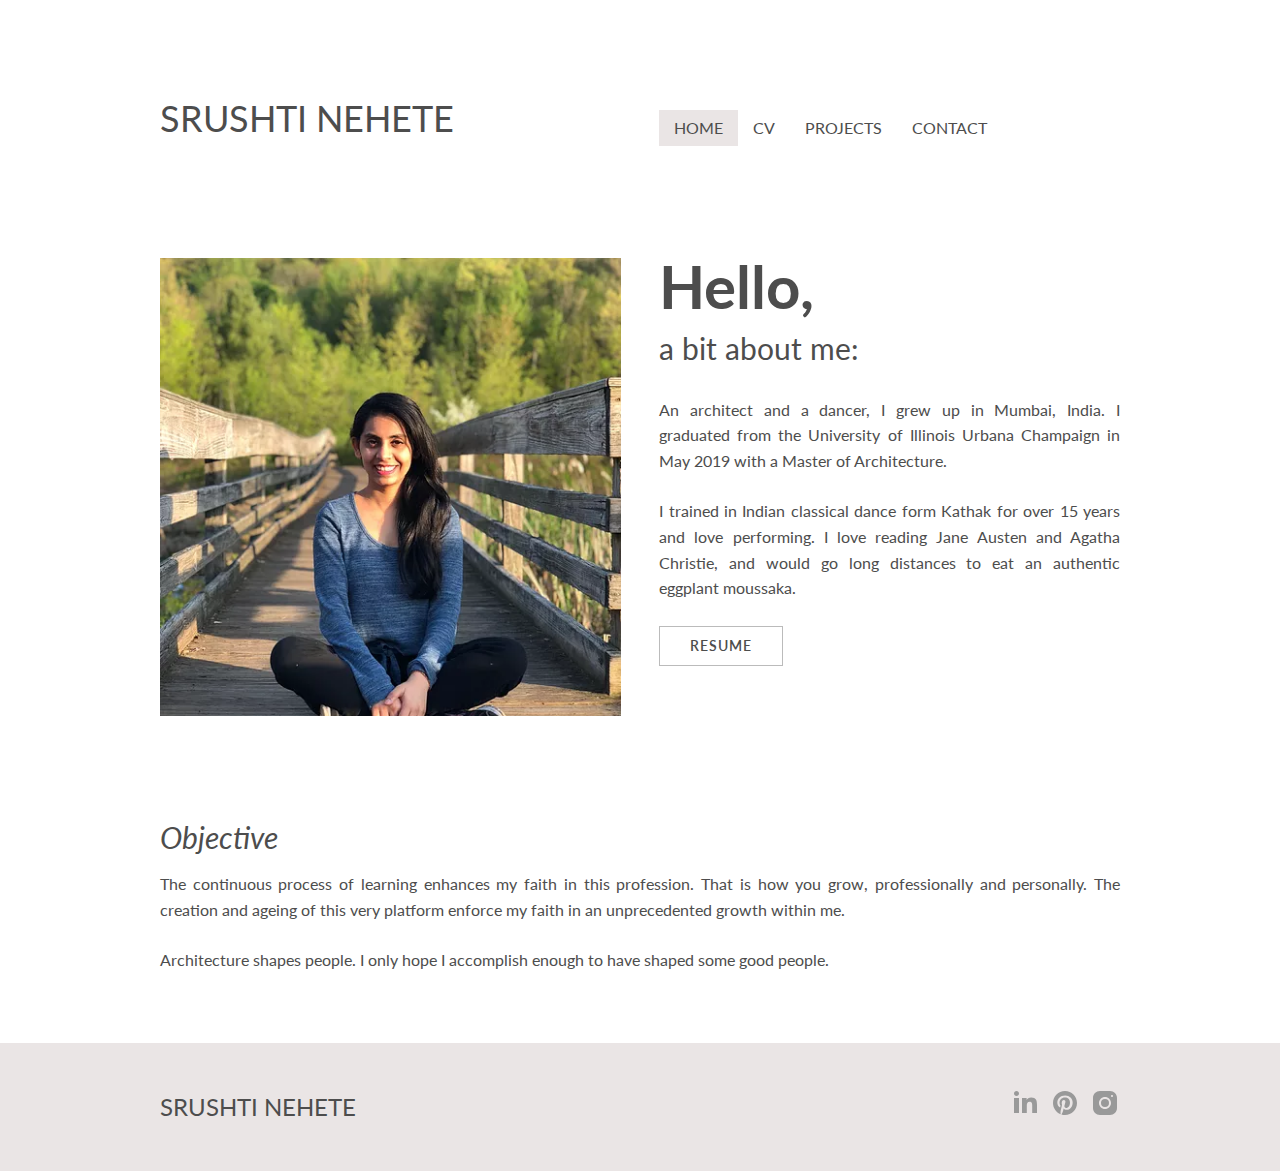
<file: index.html>
<!DOCTYPE html>
<html lang="en">

<head>
    <meta charset="UTF-8">
    <meta name="viewport" content="width=device-width, initial-scale=1.0">
    <meta http-equiv="X-UA-Compatible" content="ie=edge">
    <title>Srushti Nehete</title>

    <!-- SEO -->
    <meta name="description" content="">
    <meta name="author" content="Srushti Nehete">
    <meta name="keywords" content="portfolio, srushti nehete, architecture">

    <!-- Font -->
    <link href="https://fonts.googleapis.com/css?family=Lato:300,700" rel="stylesheet">

    <!-- CSS -->
    <link rel="stylesheet" href="/css/normalize.css">
    <link rel="stylesheet" href="/css/skeleton.css">
    <link rel="stylesheet" href="/css/custom.css">

</head>

<body class="">
    <header class="container">
        <div class="six columns">
            <span class="title">SRUSHTI NEHETE</span>
        </div>
        <nav class="six columns">
            <a class="active" href="#">HOME</a>
            <a href="/cv">CV</a>
            <a href="/projects">PROJECTS</a>
            <a href="/contact">CONTACT</a>
        </nav>
    </header>

    <div id="content" class="container">
        <div class="six columns">
            <img class="u-max-full-width" src="/images/profile.webp" alt="Srushti Nehete">
        </div>
        <div class="six columns">
            <p class="title">Hello,</p>
            <p class="subtitle">a bit about me:</p>
            <p>An architect and a dancer, I grew up in Mumbai, India. I graduated from the University of Illinois Urbana Champaign in May 2019 with a Master of Architecture.</p>
            <p>I trained in Indian classical dance form Kathak for over 15 years and love performing. I love reading Jane Austen and Agatha Christie, and would go long distances to eat an authentic eggplant moussaka.</p>
            <a href="/Srushti Nehete Resume.pdf" target="_blank" class="button">RESUME</a>
        </div>
    </div>

    <div id="objective" class="container">
        <p class="title">Objective</p>
        <p>The continuous process of learning enhances my faith in this profession. That is how you grow,
            professionally and personally. The creation and ageing of this very platform enforce my faith in an
            unprecedented growth within me.</p>
        <p>Architecture shapes people. I only hope I accomplish enough to have shaped some good people.</p>
    </div>

    <footer>
        <div class="container">
            <div class="six columns">
                <span class="title">SRUSHTI NEHETE</span>
            </div>
            <div class="icons" class="six columns">
                <a href="https://www.linkedin.com/in/srushtinehete/" target="_blank"><img src="/images/icons8-linkedin-2-filled.svg"
                        alt="LinkedIn"></a>
                <a href="https://www.pinterest.com/srushtinehete/" target="_blank"><img src="/images/icons8-pinterest.svg"
                        alt="Pinterest"></a>
                <a href="https://www.instagram.com/srushn/?hl=en" target="_blank"><img src="/images/icons8-instagram.svg"
                        alt="Instagram"></a>
            </div>
        </div>
    </footer>
</body>

</html>
</file>
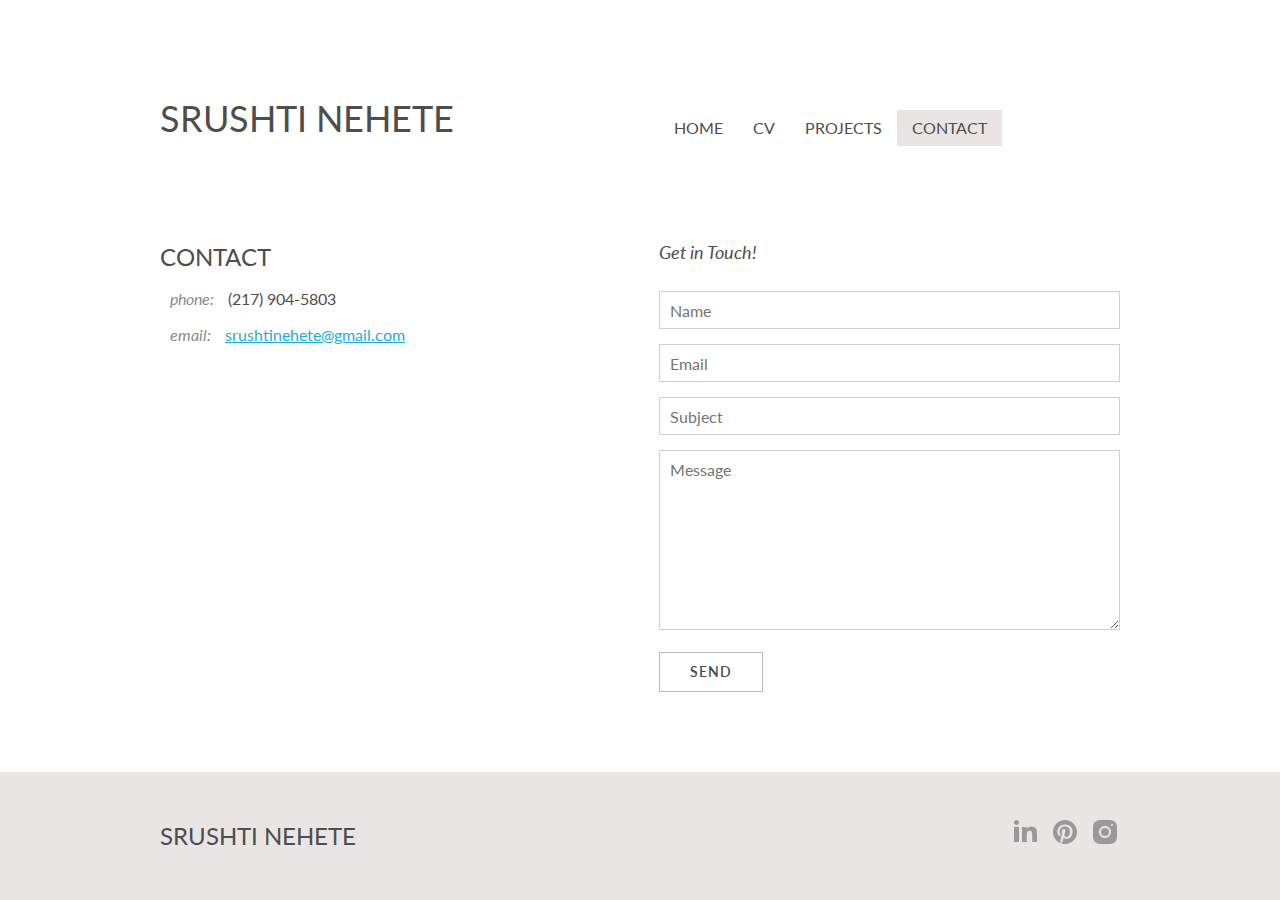
<file: contact/index.html>
<!DOCTYPE html>
<html lang="en">

<head>
    <meta charset="UTF-8">
    <meta name="viewport" content="width=device-width, initial-scale=1.0">
    <meta http-equiv="X-UA-Compatible" content="ie=edge">
    <title>Srushti Nehete</title>

    <!-- SEO -->
    <meta name="description" content="">
    <meta name="author" content="Srushti Nehete">
    <meta name="keywords" content="portfolio, srushti nehete, architecture">

    <!-- Font -->
    <link href="https://fonts.googleapis.com/css?family=Lato:300,700" rel="stylesheet">

    <!-- CSS -->
    <link rel="stylesheet" href="/css/normalize.css">
    <link rel="stylesheet" href="/css/skeleton.css">
    <link rel="stylesheet" href="/css/custom.css">

</head>

<body class="">
    <header class="container">
        <div class="six columns">
            <span class="title">SRUSHTI NEHETE</span>
        </div>
        <nav class="six columns">
            <a href="/">HOME</a>
            <a href="/cv">CV</a>
            <a href="/projects">PROJECTS</a>
            <a class="active" href="#">CONTACT</a>
        </nav>
    </header>

    <div class="container" id="heading">
        <div class="six columns">
            <p class="title">CONTACT</p>
            <div class="contact">
                <span class="key">phone: </span>
                <span class="value">(217) 904-5803</span>
            </div>
            <div class="contact">
                <span class="key">email: </span>
                <span class="value"><a href="mailto:srushtinehete@gmail.com">srushtinehete@gmail.com</a></span>
            </div>
        </div>
        <div class="six columns">
            <p id="intouch">Get in Touch!</p>
            <form>
                <input type="text" name="uname" id="uname" placeholder="Name" class="u-full-width">
                <input type="email" name="email" id="email" placeholder="Email" class="u-full-width">
                <input type="text" name="subject" id="subject" placeholder="Subject" class="u-full-width">
                <textarea name="message" id="message" rows="10" placeholder="Message" class="u-full-width"></textarea>
                <button id="submit">Send</button>
            </form>
        </div>
    </div>

    <footer>
        <div class="container">
            <div class="six columns">
                <span class="title">SRUSHTI NEHETE</span>
            </div>
            <div class="icons" class="six columns">
                <a href="https://www.linkedin.com/in/srushtinehete/" target="_blank"><img
                        src="/images/icons8-linkedin-2-filled.svg" alt="LinkedIn"></a>
                <a href="https://www.pinterest.com/srushtinehete/" target="_blank"><img
                        src="/images/icons8-pinterest.svg" alt="Pinterest"></a>
                <a href="https://www.instagram.com/srushn/?hl=en" target="_blank"><img
                        src="/images/icons8-instagram.svg" alt="Instagram"></a>
            </div>
        </div>
    </footer>

    <script>
        submit.addEventListener('click', event => {
            event.preventDefault()
            let url = new URL('mailto:srushtinehete@gmail.com')
            url.searchParams.set('subject', encodeURI(subject.value))
            let body =
                `Name: ${uname.value}
                Email: ${email.value}
                Message:
                ${message.value}`
            url.searchParams.set('body', encodeURI(body))
            location.assign(url)
        })
    </script>
</body>

</html>
</file>
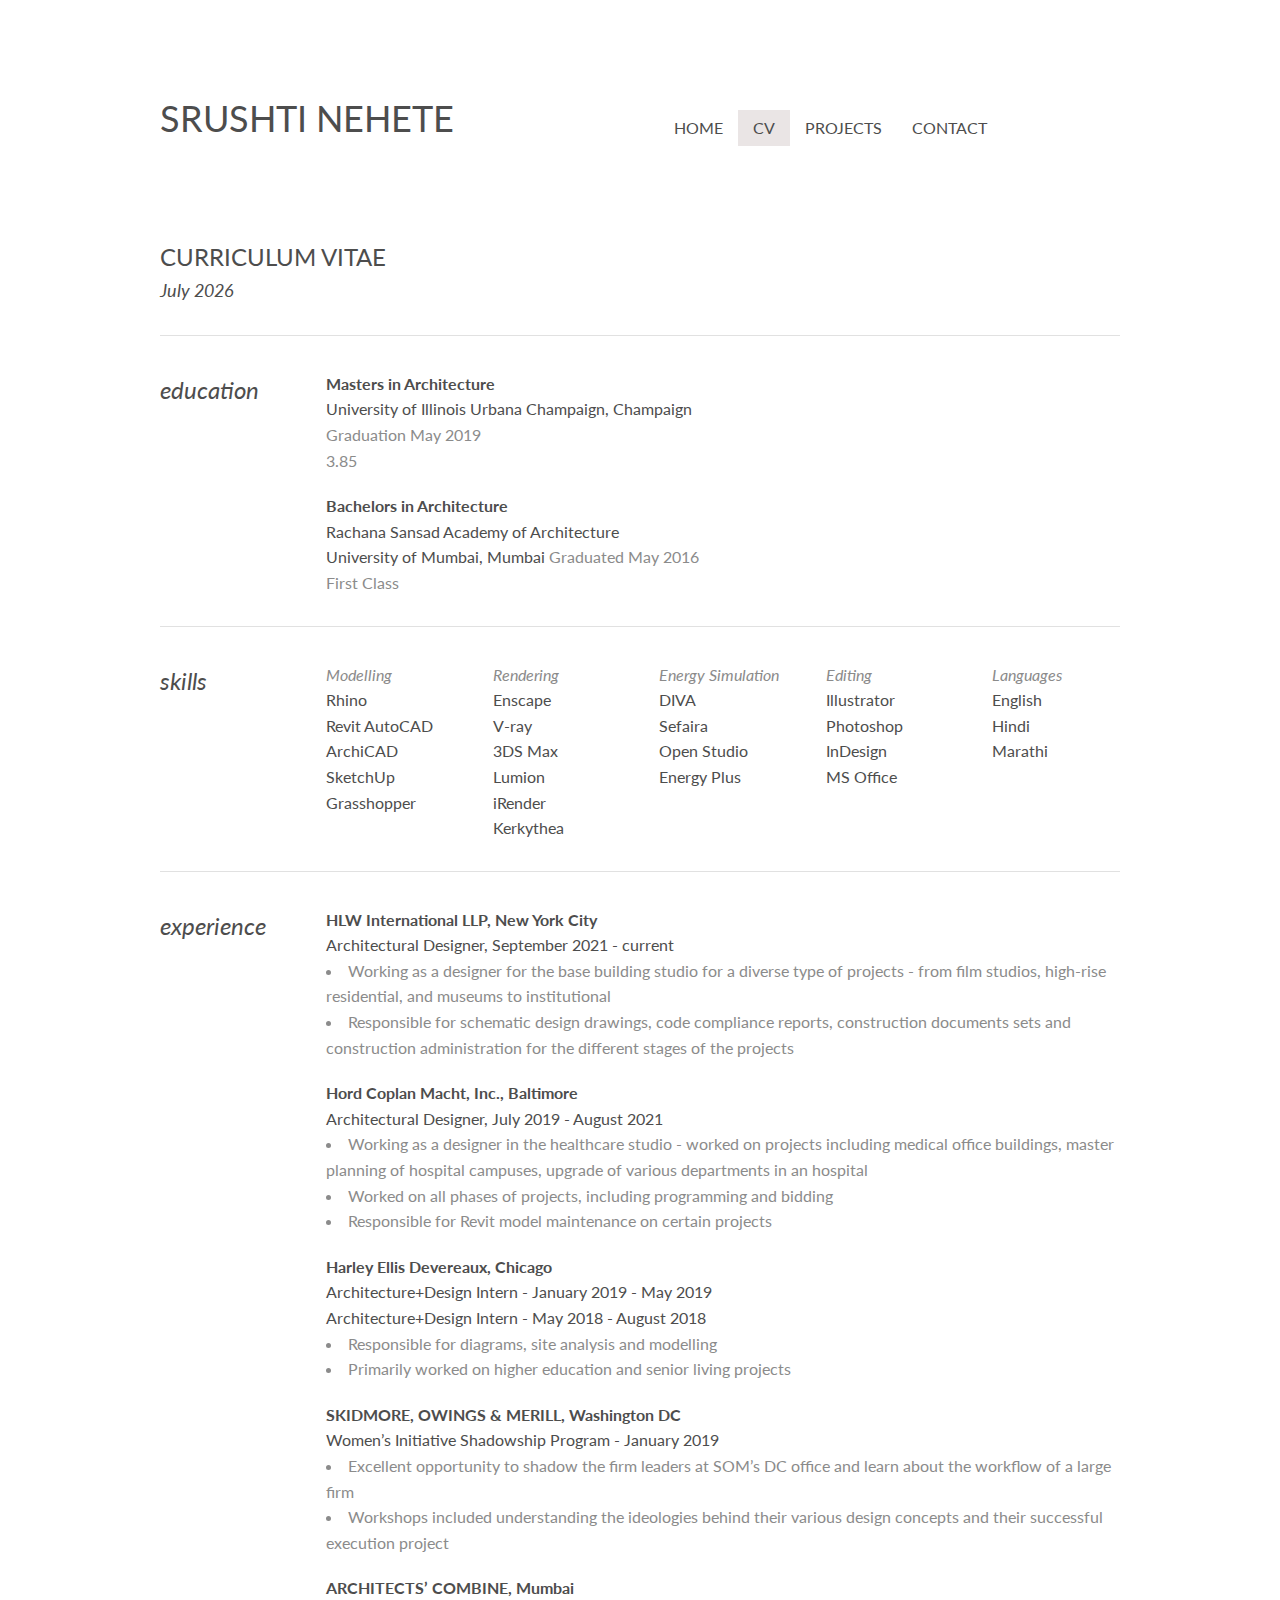
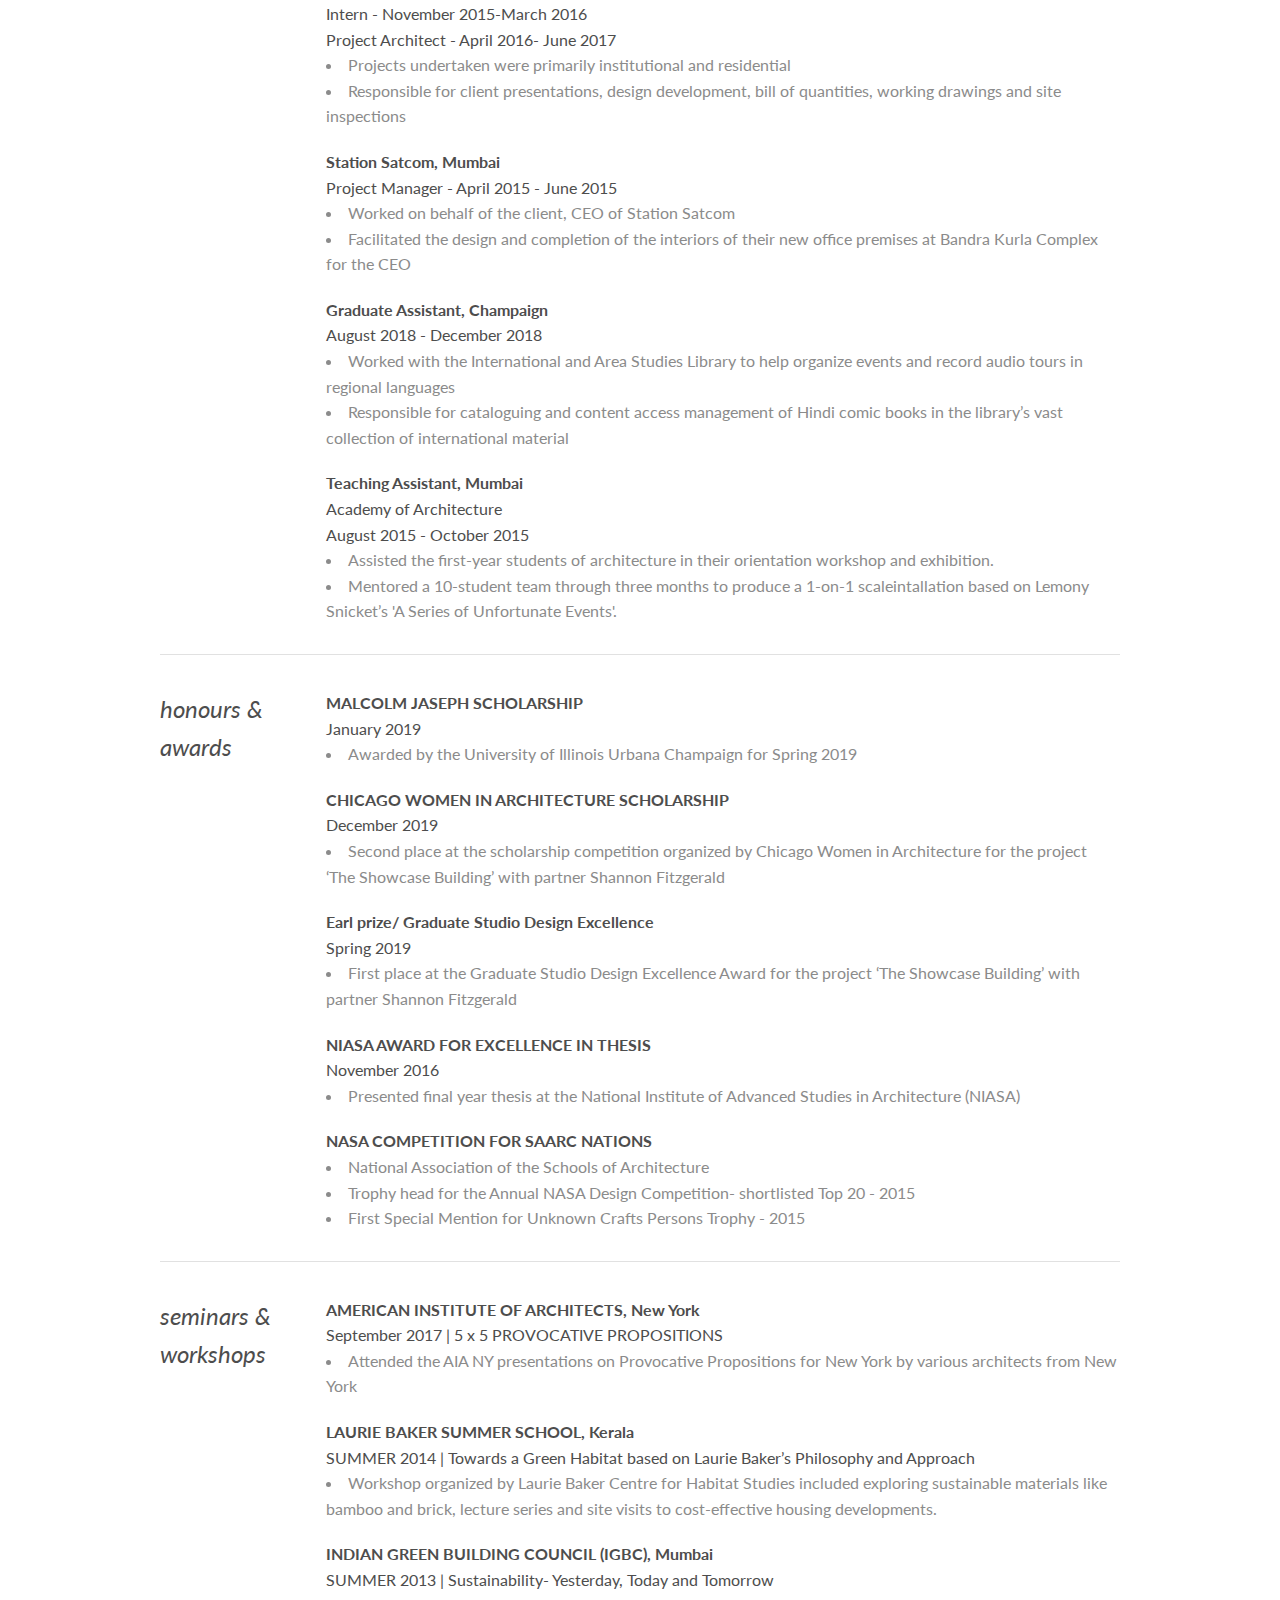
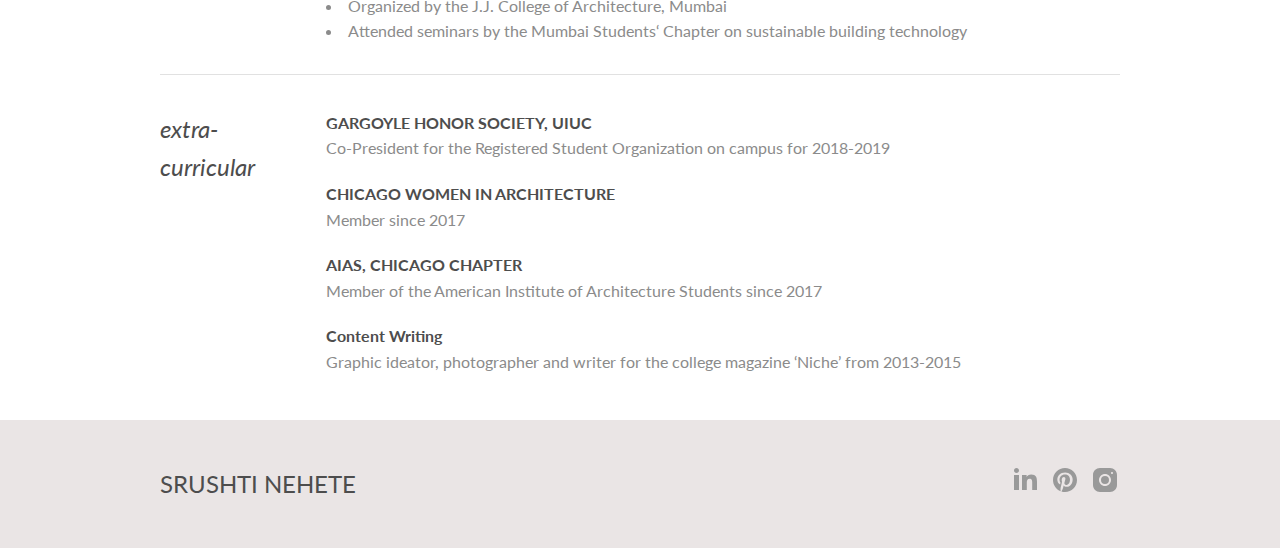
<file: cv/index.html>
<!DOCTYPE html>
<html lang="en">

<head>
    <meta charset="UTF-8">
    <meta name="viewport" content="width=device-width, initial-scale=1.0">
    <meta http-equiv="X-UA-Compatible" content="ie=edge">
    <title>Srushti Nehete</title>

    <!-- SEO -->
    <meta name="description" content="">
    <meta name="author" content="Srushti Nehete">
    <meta name="keywords" content="portfolio, srushti nehete, architecture">

    <!-- Font -->
    <link href="https://fonts.googleapis.com/css?family=Lato:300,700" rel="stylesheet">

    <!-- CSS -->
    <link rel="stylesheet" href="/css/normalize.css">
    <link rel="stylesheet" href="/css/skeleton.css">
    <link rel="stylesheet" href="/css/custom.css">

</head>

<body>
    <header class="container">
        <div class="six columns">
            <span class="title">SRUSHTI NEHETE</span>
        </div>
        <nav class="six columns">
            <a href="/">HOME</a>
            <a class="active" href="#">CV</a>
            <a href="/projects">PROJECTS</a>
            <a href="/contact">CONTACT</a>
        </nav>
    </header>

    <div class="container" id="heading">
        <p class="title">CURRICULUM VITAE</p>
        <p id="month"></p>
    </div>

    <div class="container" id="cv">
        <hr>
        <div class="row section">
            <div class="two columns header">education</div>
            <div class="ten columns">
                <div class="content">
                    <span class="title">Masters in Architecture</span><br>
                    <span class="subtitle">University of Illinois Urbana Champaign, Champaign</span><br>
                    <span>Graduation May 2019</span><br>
                    <span>3.85</span><br>
                </div>
                <div class="content">
                    <span class="title">Bachelors in Architecture</span><br>
                    <span class="subtitle">Rachana Sansad Academy of Architecture</span><br>
                    <span class="subtitle">University of Mumbai, Mumbai</span>
                    <span>Graduated May 2016</span><br>
                    <span>First Class</span><br>
                </div>
            </div>
        </div>
        <hr>
        <div class="row section">
            <div class="two columns header">skills</div>
            <div class="two columns">
                <span class="skills-heading">Modelling</span><br>
                Rhino<br>
                Revit AutoCAD<br>
                ArchiCAD<br>
                SketchUp<br>
                Grasshopper<br>
            </div>
            <div class="two columns">
                <span class="skills-heading">Rendering</span><br>
                Enscape<br>
                V-ray<br>
                3DS Max<br>
                Lumion<br>
                iRender<br>
                Kerkythea<br>
            </div>
            <div class="two columns">
                <span class="skills-heading">Energy Simulation</span><br>
                DIVA<br>
                Sefaira<br>
                Open Studio<br>
                Energy Plus<br>
            </div>
            <div class="two columns">
                <span class="skills-heading">Editing</span><br>
                Illustrator<br>
                Photoshop<br>
                InDesign<br>
                MS Office<br>
            </div>
            <div class="two columns">
                <span class="skills-heading">Languages</span><br>
                English<br>
                Hindi<br>
                Marathi<br>
            </div>
        </div>
        <hr>
        <div class="row section">
            <div class="two columns header">experience</div>
            <div class="ten columns">
                <div class="content">
                    <span class="title">HLW International LLP, New York City</span><br>
                    <span class="subtitle">Architectural Designer, September 2021 - current</span>
                    <ul>
                        <li>Working as a designer for the base building studio for a diverse type of projects - from
                            film studios, high-rise residential, and museums to institutional</li>
                        <li>Responsible for schematic design drawings, code compliance reports, construction documents
                            sets and construction administration for the different stages of the projects</li>
                    </ul>
                </div>
                <div class="content">
                    <span class="title">Hord Coplan Macht, Inc., Baltimore</span><br>
                    <span class="subtitle">Architectural Designer, July 2019 - August 2021</span>
                    <ul>
                        <li>Working as a designer in the healthcare studio - worked on projects including medical office
                            buildings, master planning of hospital campuses, upgrade of various departments in an
                            hospital</li>
                        <li>Worked on all phases of projects, including programming and bidding</li>
                        <li>Responsible for Revit model maintenance on certain projects</li>
                    </ul>
                </div>
                <div class="content">
                    <span class="title">Harley Ellis Devereaux, Chicago</span><br>
                    <span class="subtitle">Architecture+Design Intern - January 2019 - May 2019</span><br>
                    <span class="subtitle">Architecture+Design Intern - May 2018 - August 2018</span>
                    <ul>
                        <li>Responsible for diagrams, site analysis and modelling</li>
                        <li>Primarily worked on higher education and senior living projects</li>
                    </ul>
                </div>
                <div class="content">
                    <span class="title">SKIDMORE, OWINGS & MERILL, Washington DC</span><br>
                    <span class="subtitle">Women’s Initiative Shadowship Program - January 2019</span><br>
                    <ul>
                        <li>Excellent opportunity to shadow the firm leaders at SOM’s DC office and learn about the
                            workflow of a large firm </li>
                        <li>Workshops included understanding the ideologies behind their various design concepts and
                            their successful execution project</li>
                    </ul>
                </div>
                <div class="content">
                    <span class="title">ARCHITECTS’ COMBINE, Mumbai</span><br>
                    <span class="subtitle">Intern - November 2015-March 2016</span><br>
                    <span class="subtitle">Project Architect - April 2016- June 2017</span>
                    <ul>
                        <li>Projects undertaken were primarily institutional and residential</li>
                        <li>Responsible for client presentations, design development, bill of quantities, working
                            drawings and site inspections</li>
                    </ul>
                </div>
                <div class="content">
                    <span class="title">Station Satcom, Mumbai</span><br>
                    <span class="subtitle">Project Manager - April 2015 - June 2015</span><br>
                    <ul>
                        <li>Worked on behalf of the client, CEO of Station Satcom</li>
                        <li>Facilitated the design and completion of the interiors of their new office premises at
                            Bandra Kurla Complex for the CEO</li>
                    </ul>
                </div>
                <div class="content">
                    <span class="title">Graduate Assistant, Champaign</span><br>
                    <span class="subtitle">August 2018 - December 2018</span><br>
                    <ul>
                        <li>Worked with the International and Area Studies Library to help organize events and record
                            audio tours in regional languages</li>
                        <li>Responsible for cataloguing and content access management of Hindi comic books in the
                            library’s vast collection of international material </li>
                    </ul>
                </div>
                <div class="content">
                    <span class="title">Teaching Assistant, Mumbai</span><br>
                    <span class="subtitle">Academy of Architecture</span><br>
                    <span class="subtitle">August 2015 - October 2015</span>
                    <ul>
                        <li>Assisted the first-year students of architecture in their orientation workshop and
                            exhibition. </li>
                        <li>Mentored a 10-student team through three months to produce a 1-on-1 scaleintallation based
                            on Lemony Snicket’s 'A Series of Unfortunate Events'.</li>
                    </ul>
                </div>
            </div>
        </div>
        <hr>
        <div class="row section">
            <div class="two columns header">honours & awards</div>
            <div class="ten columns">
                <div class="content">
                    <span class="title">MALCOLM JASEPH SCHOLARSHIP</span><br>
                    <span class="subtitle">January 2019</span>
                    <ul>
                        <li>Awarded by the University of Illinois Urbana Champaign for Spring 2019 </li>
                    </ul>
                </div>
                <div class="content">
                    <span class="title">CHICAGO WOMEN IN ARCHITECTURE SCHOLARSHIP</span><br>
                    <span class="subtitle">December 2019</span>
                    <ul>
                        <li>Second place at the scholarship competition organized by Chicago Women in Architecture for
                            the project ‘The Showcase Building’ with partner Shannon Fitzgerald</li>
                    </ul>
                </div>
                <div class="content">
                    <span class="title">Earl prize/ Graduate Studio Design Excellence</span><br>
                    <span class="subtitle">Spring 2019</span>
                    <ul>
                        <li>First place at the Graduate Studio Design Excellence Award for the project ‘The Showcase
                            Building’ with partner Shannon Fitzgerald</li>
                    </ul>
                </div>
                <div class="content">
                    <span class="title">NIASA AWARD FOR EXCELLENCE IN THESIS</span><br>
                    <span class="subtitle">November 2016</span>
                    <ul>
                        <li>Presented final year thesis at the National Institute of Advanced Studies in Architecture
                            (NIASA)</li>
                    </ul>
                </div>
                <div class="content">
                    <span class="title">NASA COMPETITION FOR SAARC NATIONS</span><br>
                    <ul>
                        <li>National Association of the Schools of Architecture</li>
                        <li>Trophy head for the Annual NASA Design Competition- shortlisted Top 20 - 2015 </li>
                        <li>First Special Mention for Unknown Crafts Persons Trophy - 2015</li>
                    </ul>
                </div>
            </div>
        </div>
        <hr>
        <div class="row section">
            <div class="two columns header">seminars & workshops</div>
            <div class="ten columns">
                <div class="content">
                    <span class="title">AMERICAN INSTITUTE OF ARCHITECTS, New York</span><br>
                    <span class="subtitle">September 2017 | 5 x 5 PROVOCATIVE PROPOSITIONS</span><br>
                    <ul>
                        <li>Attended the AIA NY presentations on Provocative Propositions for New York by various
                            architects from New York</li>
                    </ul>
                </div>
                <div class="content">
                    <span class="title">LAURIE BAKER SUMMER SCHOOL, Kerala</span><br>
                    <span class="subtitle">SUMMER 2014 | Towards a Green Habitat based on Laurie Baker’s Philosophy and
                        Approach</span><br>
                    <ul>
                        <li>Workshop organized by Laurie Baker Centre for Habitat Studies included exploring sustainable
                            materials like bamboo and brick, lecture series and site visits to cost-effective housing
                            developments.</li>
                    </ul>
                </div>
                <div class="content">
                    <span class="title">INDIAN GREEN BUILDING COUNCIL (IGBC), Mumbai</span><br>
                    <span class="subtitle">SUMMER 2013 | Sustainability- Yesterday, Today and Tomorrow</span><br>
                    <ul>
                        <li>Organized by the J.J. College of Architecture, Mumbai </li>
                        <li>Attended seminars by the Mumbai Students‘ Chapter on sustainable building technology</li>
                    </ul>
                </div>
            </div>
        </div>
        <hr>
        <div class="row section">
            <div class="two columns header">extra-curricular</div>
            <div class="ten columns">
                <div class="content">
                    <span class="title">GARGOYLE HONOR SOCIETY, UIUC</span><br>
                    <span>Co-President for the Registered Student Organization on campus for 2018-2019</span>
                </div>
                <div class="content">
                    <span class="title">CHICAGO WOMEN IN ARCHITECTURE</span><br>
                    <span>Member since 2017</span>
                </div>
                <div class="content">
                    <span class="title">AIAS, CHICAGO CHAPTER</span><br>
                    <span>Member of the American Institute of Architecture Students since 2017</span>
                </div>
                <div class="content">
                    <span class="title">Content Writing</span><br>
                    <span>Graphic ideator, photographer and writer for the college magazine ‘Niche’ from
                        2013-2015</span>
                </div>
            </div>
        </div>
    </div>

    <footer>
        <div class="container">
            <div class="six columns">
                <span class="title">SRUSHTI NEHETE</span>
            </div>
            <div class="icons" class="six columns">
                <a href="https://www.linkedin.com/in/srushtinehete/" target="_blank"><img
                        src="/images/icons8-linkedin-2-filled.svg" alt="LinkedIn"></a>
                <a href="https://www.pinterest.com/srushtinehete/" target="_blank"><img
                        src="/images/icons8-pinterest.svg" alt="Pinterest"></a>
                <a href="https://www.instagram.com/srushn/?hl=en" target="_blank"><img
                        src="/images/icons8-instagram.svg" alt="Instagram"></a>
            </div>
        </div>
    </footer>

    <script>
        const month = ['January', 'February', 'March', 'April', 'May', 'June', 'July', 'August', 'September', 'October', 'November', 'December']
        const date = new Date();
        document.getElementById('month').innerHTML = month[date.getMonth()] + ' ' + date.getFullYear();
    </script>
</body>
</file>
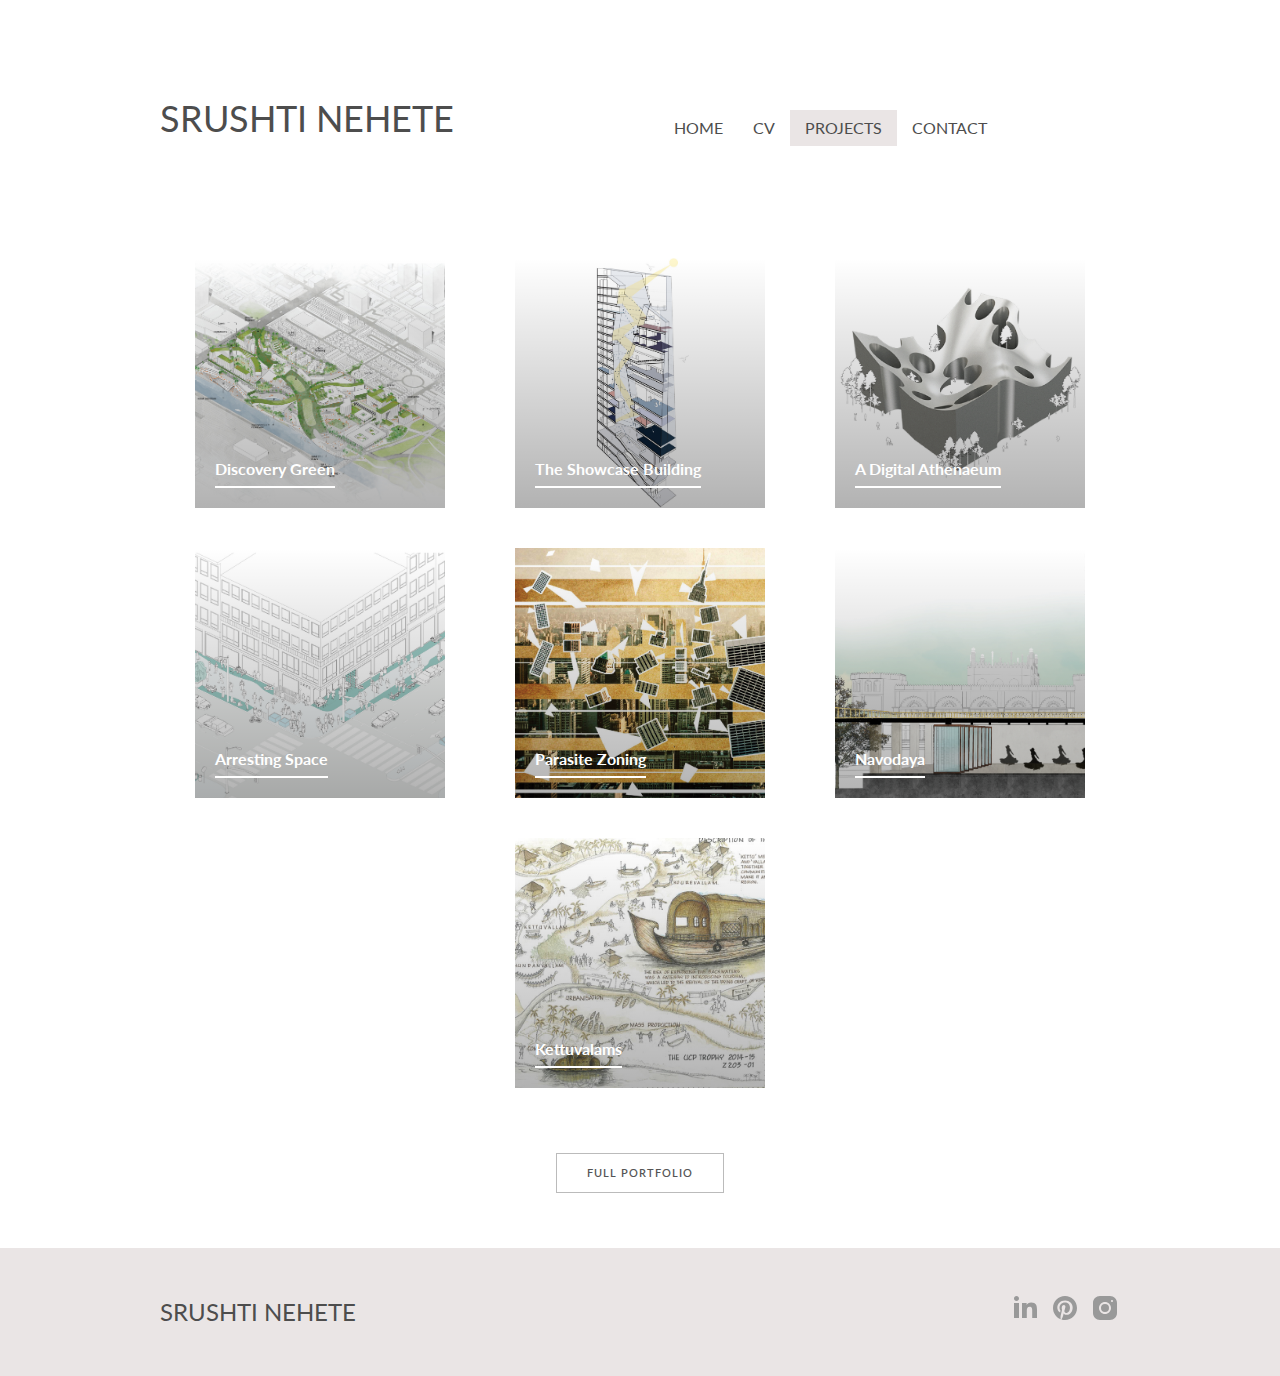
<file: projects/index.html>
<!DOCTYPE html>
<html lang="en">

<head>
    <meta charset="UTF-8">
    <meta name="viewport" content="width=device-width, initial-scale=1.0">
    <meta http-equiv="X-UA-Compatible" content="ie=edge">
    <title>Srushti Nehete</title>

    <!-- SEO -->
    <meta name="description" content="">
    <meta name="author" content="Srushti Nehete">
    <meta name="keywords" content="portfolio, srushti nehete, architecture">

    <!-- Font -->
    <link href="https://fonts.googleapis.com/css?family=Lato:300,700" rel="stylesheet">

    <!-- CSS -->
    <link rel="stylesheet" href="/css/normalize.css">
    <link rel="stylesheet" href="/css/skeleton.css">
    <link rel="stylesheet" href="/css/custom.css">

</head>

<body class="">
    <header class="container">
        <div class="six columns">
            <span class="title">SRUSHTI NEHETE</span>
        </div>
        <nav class="six columns">
            <a href="/">HOME</a>
            <a href="/cv">CV</a>
            <a class="active" href="#">PROJECTS</a>
            <a href="/contact">CONTACT</a>
        </nav>
    </header>

    <div class="container">
        <div id="projects">
            <a href="discovery-green" class="item"
                style="background-image: linear-gradient(var(--transparent), var(--image-overlay)), url('discovery-green/thumbnail.jpg')">
                <span>Discovery Green</span>
            </a>
            <a href="the-showcase-building" class="item"
                style="background-image: linear-gradient(var(--transparent), var(--image-overlay)), url('the-showcase-building/thumbnail.jpg')">
                <span>The Showcase Building</span>
            </a>
            <a href="a-digital-athenaeum" class="item"
                style="background-image: linear-gradient(var(--transparent), var(--image-overlay)), url('a-digital-athenaeum/thumbnail.jpg')">
                <span>A Digital Athenaeum</span>
            </a>
            <a href="arresting-space" class="item"
                style="background-image: linear-gradient(var(--transparent), var(--image-overlay)), url('arresting-space/thumbnail.jpg')">
                <span>Arresting Space</span>
            </a>
            <a href="parasite-zoning" class="item"
                style="background-image: linear-gradient(var(--transparent), var(--image-overlay)), url('parasite-zoning/thumbnail.jpg')">
                <span>Parasite Zoning</span>
            </a>
            <a href="navodaya" class="item"
                style="background-image: linear-gradient(var(--transparent), var(--image-overlay)), url('navodaya/thumbnail.jpg')">
                <span>Navodaya</span>
            </a>
            <a href="kettuvalams" class="item"
                style="background-image: linear-gradient(var(--transparent), var(--image-overlay)), url('kettuvalams/thumbnail.jpg')">
                <span>Kettuvalams</span>
            </a>
        </div>
        <div id="portfolio">
            <a class="button" href="https://issuu.com/srushtinehete/docs/2020_portfolio_issuu"
                target="_blank">Full Portfolio</a>
        </div>
    </div>

    <footer>
        <div class="container">
            <div class="six columns">
                <span class="title">SRUSHTI NEHETE</span>
            </div>
            <div class="icons" class="six columns">
                <a href="https://www.linkedin.com/in/srushtinehete/" target="_blank"><img
                        src="/images/icons8-linkedin-2-filled.svg" alt="LinkedIn"></a>
                <a href="https://www.pinterest.com/srushtinehete/" target="_blank"><img
                        src="/images/icons8-pinterest.svg" alt="Pinterest"></a>
                <a href="https://www.instagram.com/srushn/?hl=en" target="_blank"><img
                        src="/images/icons8-instagram.svg" alt="Instagram"></a>
            </div>
        </div>
    </footer>
</body>

</html>
</file>
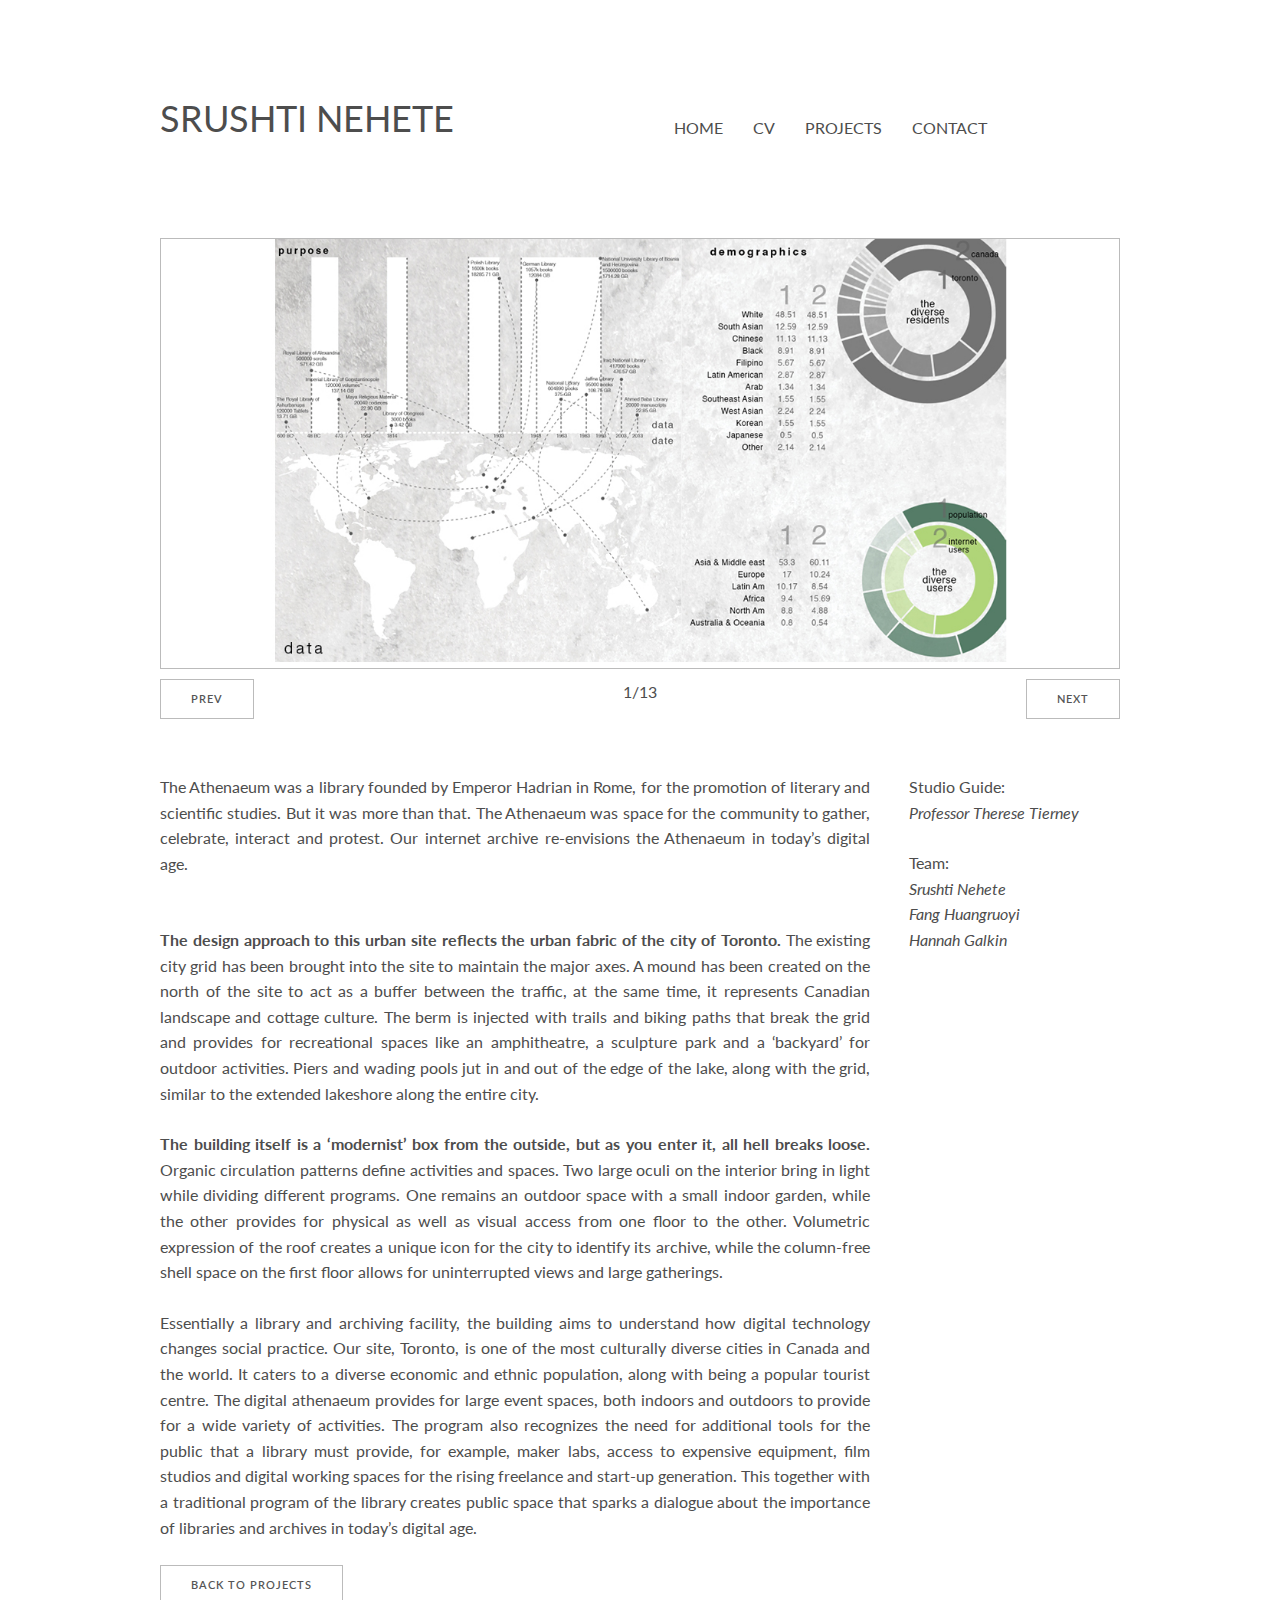
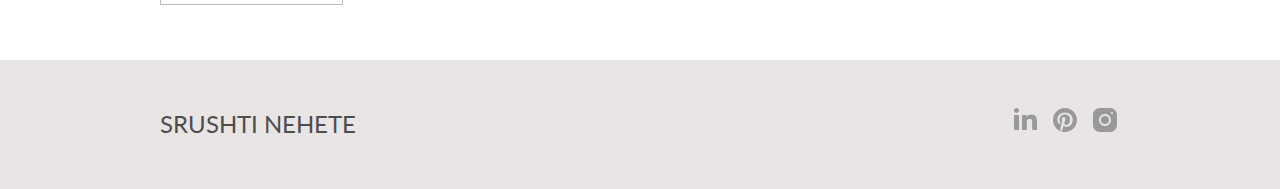
<file: projects/a-digital-athenaeum/index.html>
<!DOCTYPE html>
<html lang="en">

<head>
    <meta charset="UTF-8">
    <meta name="viewport" content="width=device-width, initial-scale=1.0">
    <meta http-equiv="X-UA-Compatible" content="ie=edge">
    <title>Srushti Nehete</title>

    <!-- SEO -->
    <meta name="description" content="">
    <meta name="author" content="Srushti Nehete">
    <meta name="keywords" content="portfolio, srushti nehete, architecture">

    <!-- Font -->
    <link href="https://fonts.googleapis.com/css?family=Lato:300,700" rel="stylesheet">

    <!-- CSS -->
    <link rel="stylesheet" href="/css/normalize.css">
    <link rel="stylesheet" href="/css/skeleton.css">
    <link rel="stylesheet" href="/css/custom.css">

</head>

<body class="">
    <header class="container">
        <div class="six columns">
            <span class="title">SRUSHTI NEHETE</span>
        </div>
        <nav class="six columns">
            <a href="/">HOME</a>
            <a href="/cv">CV</a>
            <a href="/projects">PROJECTS</a>
            <a href="/contact">CONTACT</a>
        </nav>
    </header>

    <div class="container" id="project">
        <div class="siema">
            <div>
                <img src="athenaeum1.jpg" alt="">
                <span class="description"></span>
            </div>
            <div>
                <img src="athenaeum2.jpg" alt="">
                <span class="description"></span>
            </div>
            <div>
                <img src="athenaeum3.jpg" alt="">
                <span class="description"></span>
            </div>
            <div>
                <img src="athenaeum4.jpg" alt="">
                <span class="description"></span>
            </div>
            <div>
                <img src="athenaeum5.jpg" alt="">
                <span class="description"></span>
            </div>
            <div>
                <img src="athenaeum6.jpg" alt="">
                <span class="description"></span>
            </div>
            <div>
                <img src="athenaeum7.jpg" alt="">
                <span class="description"></span>
            </div>
            <div>
                <img src="athenaeum8.jpg" alt="">
                <span class="description"></span>
            </div>
            <div>
                <img src="athenaeum9.jpg" alt="">
                <span class="description"></span>
            </div>
            <div>
                <img src="athenaeum10.jpg" alt="">
                <span class="description"></span>
            </div>
            <div>
                <img src="athenaeum11.jpg" alt="">
                <span class="description"></span>
            </div>
            <div>
                <img src="athenaeum12.jpg" alt="">
                <span class="description"></span>
            </div>
            <div>
                <img src="athenaeum13.jpg" alt="">
                <span class="description"></span>
            </div>
        </div>
        <div id="carousel">
            <button id="prev">prev</button>
            <span id="page">1/13</span> <!-- Manually initialise paginator with values -->
            <button id="next">next</button>
        </div>

        <div class="row" id="info">
            <div class="nine columns">
                <p>The Athenaeum was a library founded by Emperor Hadrian in Rome, for the promotion of literary and
                    scientific studies. But it was more than that. The Athenaeum was space for the community to gather,
                    celebrate, interact and protest. Our internet archive re-envisions the Athenaeum in today’s digital
                    age.</p>
                 
                <p><strong>The design approach to this urban site reflects the urban fabric of the city of
                        Toronto.</strong> The existing city grid has been brought into the site to maintain the major
                    axes. A mound has been created on the north of the site to act as a buffer between the traffic, at
                    the same time, it represents Canadian landscape and cottage culture. The berm is injected with
                    trails and biking paths that break the grid and provides for recreational spaces like an
                    amphitheatre, a sculpture park and a ‘backyard’ for outdoor activities. Piers and wading pools jut
                    in and out of the edge of the lake, along with the grid, similar to the extended lakeshore along the
                    entire city.</p>

                <p><strong>The building itself is a ‘modernist’ box from the outside, but as you enter it, all hell
                        breaks loose.</strong> Organic circulation patterns define activities and spaces. Two large
                    oculi on the interior bring in light while dividing different programs. One remains an outdoor space
                    with a small indoor garden, while the other provides for physical as well as visual access from one
                    floor to the other. Volumetric expression of the roof creates a unique icon for the city to identify
                    its archive, while the column-free shell space on the first floor allows for uninterrupted views and
                    large gatherings.
                </p>

                <p>Essentially a library and archiving facility, the building aims to understand how digital technology
                    changes social practice. Our site, Toronto, is one of the most culturally diverse cities in Canada
                    and the world. It caters to a diverse economic and ethnic population, along with being a popular
                    tourist centre. The digital athenaeum provides for large event spaces, both indoors and outdoors to
                    provide for a wide variety of activities. The program also recognizes the need for additional tools
                    for the public that a library must provide, for example, maker labs, access to expensive equipment,
                    film studios and digital working spaces for the rising freelance and start-up generation. This
                    together with a traditional program of the library creates public space that sparks a dialogue about
                    the importance of libraries and archives in today’s digital age.</p>
            </div>
            <div class="three columns">
                <p>
                    Studio Guide:<br>
                    <em>Professor Therese Tierney</em>
                </p>

                <p>
                    Team:<br>
                    <em>Srushti Nehete<br>
                        Fang Huangruoyi<br>
                        Hannah Galkin</em>
                </p>
            </div>
        </div>

        <a href="/projects" class="button">Back To Projects</a>
    </div>

    <footer>
        <div class="container">
            <div class="six columns">
                <span class="title">SRUSHTI NEHETE</span>
            </div>
            <div class="icons" class="six columns">
                <a href="https://www.linkedin.com/in/srushtinehete/" target="_blank"><img
                        src="/images/icons8-linkedin-2-filled.svg" alt="LinkedIn"></a>
                <a href="https://www.pinterest.com/srushtinehete/" target="_blank"><img
                        src="/images/icons8-pinterest.svg" alt="Pinterest"></a>
                <a href="https://www.instagram.com/srushn/?hl=en" target="_blank"><img
                        src="/images/icons8-instagram.svg" alt="Instagram"></a>
            </div>
        </div>
    </footer>

    <script src="/js/siema.min.js"></script>
    <script src="/js/custom.js"></script>
</body>

</html>
</file>
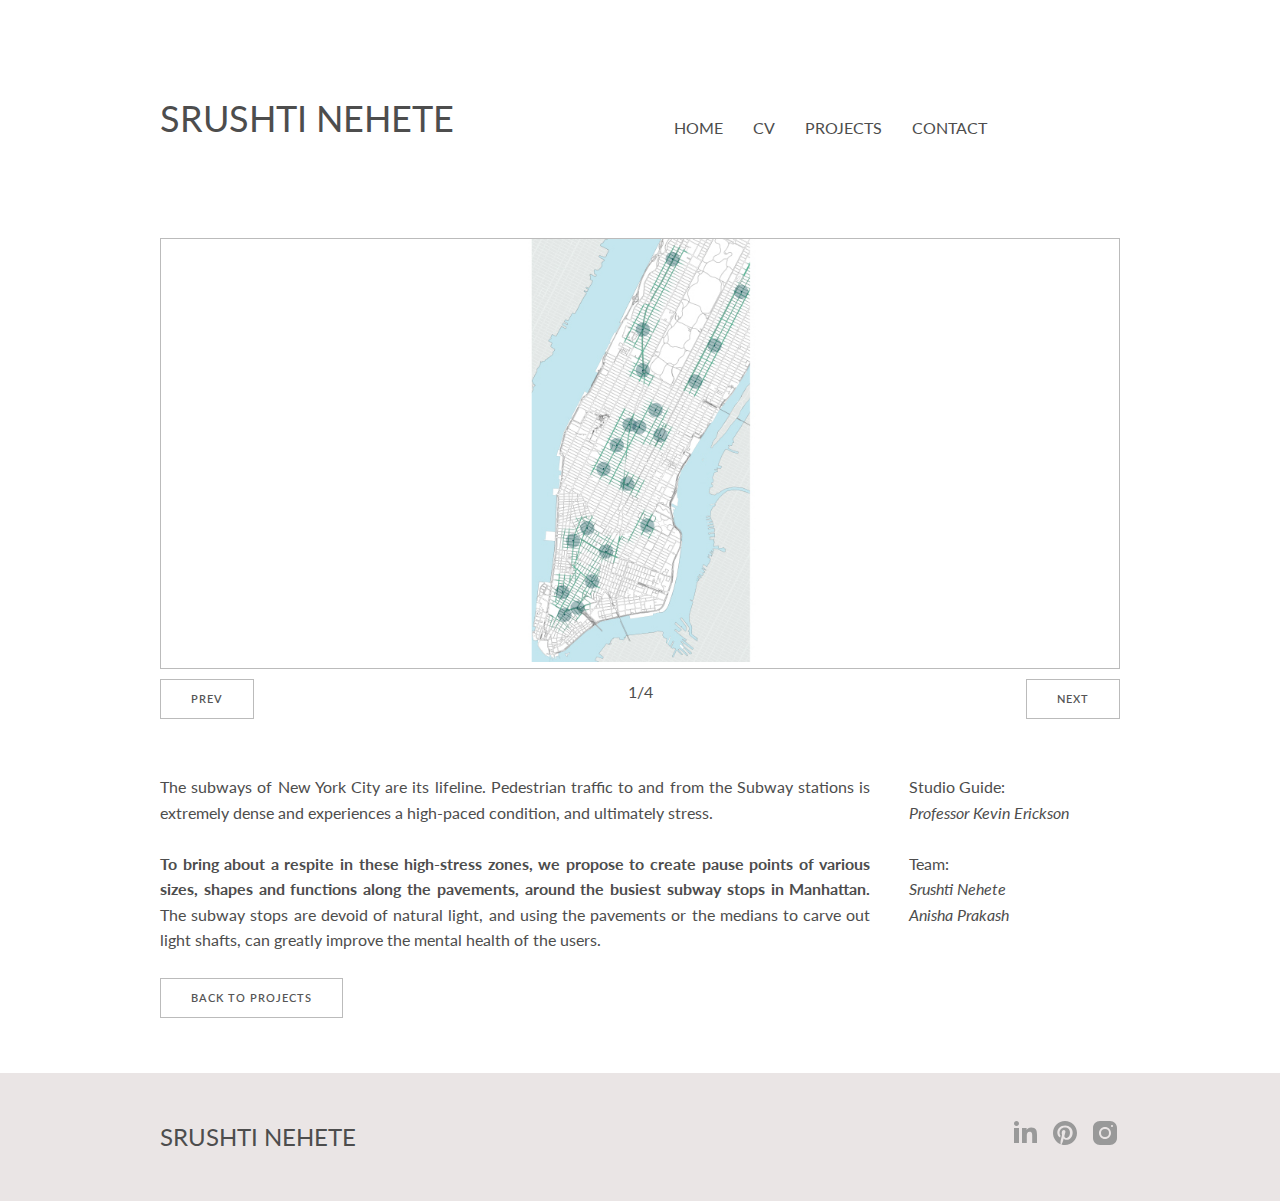
<file: projects/arresting-space/index.html>
<!DOCTYPE html>
<html lang="en">

<head>
    <meta charset="UTF-8">
    <meta name="viewport" content="width=device-width, initial-scale=1.0">
    <meta http-equiv="X-UA-Compatible" content="ie=edge">
    <title>Srushti Nehete</title>

    <!-- SEO -->
    <meta name="description" content="">
    <meta name="author" content="Srushti Nehete">
    <meta name="keywords" content="portfolio, srushti nehete, architecture">

    <!-- Font -->
    <link href="https://fonts.googleapis.com/css?family=Lato:300,700" rel="stylesheet">

    <!-- CSS -->
    <link rel="stylesheet" href="/css/normalize.css">
    <link rel="stylesheet" href="/css/skeleton.css">
    <link rel="stylesheet" href="/css/custom.css">

</head>

<body class="">
    <header class="container">
        <div class="six columns">
            <span class="title">SRUSHTI NEHETE</span>
        </div>
        <nav class="six columns">
            <a href="/">HOME</a>
            <a href="/cv">CV</a>
            <a href="/projects">PROJECTS</a>
            <a href="/contact">CONTACT</a>
        </nav>
    </header>

    <div class="container" id="project">
        <div class="siema">
            <div>
                <img src="arresting1.jpg" alt="">
                <span class="description"></span>
            </div>
            <div>
                <img src="arresting2.jpg" alt="">
                <span class="description"></span>
            </div>
            <div>
                <img src="arresting3.jpg" alt="">
                <span class="description"></span>
            </div>
            <div>
                <img src="arresting4.jpg" alt="">
                <span class="description"></span>
            </div>
        </div>
        <div id="carousel">
            <button id="prev">prev</button>
            <span id="page">1/4</span> <!-- Manually initialise paginator with values -->
            <button id="next">next</button>
        </div>

        <div class="row" id="info">
            <div class="nine columns">
                <p>The subways of New York City are its lifeline. Pedestrian traffic to and from the Subway stations is
                    extremely dense and experiences a high-paced condition, and ultimately stress.</p>

                <p><strong>To bring about a respite in these high-stress zones, we propose to create pause points of
                        various sizes, shapes and functions along the pavements, around the busiest subway stops in
                        Manhattan.</strong> The subway stops are devoid of natural light, and using the pavements or the
                    medians to carve out light shafts, can greatly improve the mental health of the users.</p>
            </div>
            <div class="three columns">
                <p>Studio Guide:<br>
                    <em>Professor Kevin Erickson</em></p>

                <p>Team:<br>
                    <em>Srushti Nehete<br>
                        Anisha Prakash</em></p>
            </div>
        </div>

        <a href="/projects" class="button">Back To Projects</a>
    </div>

    <footer>
        <div class="container">
            <div class="six columns">
                <span class="title">SRUSHTI NEHETE</span>
            </div>
            <div class="icons" class="six columns">
                <a href="https://www.linkedin.com/in/srushtinehete/" target="_blank"><img
                        src="/images/icons8-linkedin-2-filled.svg" alt="LinkedIn"></a>
                <a href="https://www.pinterest.com/srushtinehete/" target="_blank"><img
                        src="/images/icons8-pinterest.svg" alt="Pinterest"></a>
                <a href="https://www.instagram.com/srushn/?hl=en" target="_blank"><img
                        src="/images/icons8-instagram.svg" alt="Instagram"></a>
            </div>
        </div>
    </footer>

    <script src="/js/siema.min.js"></script>
    <script src="/js/custom.js"></script>
</body>

</html>
</file>
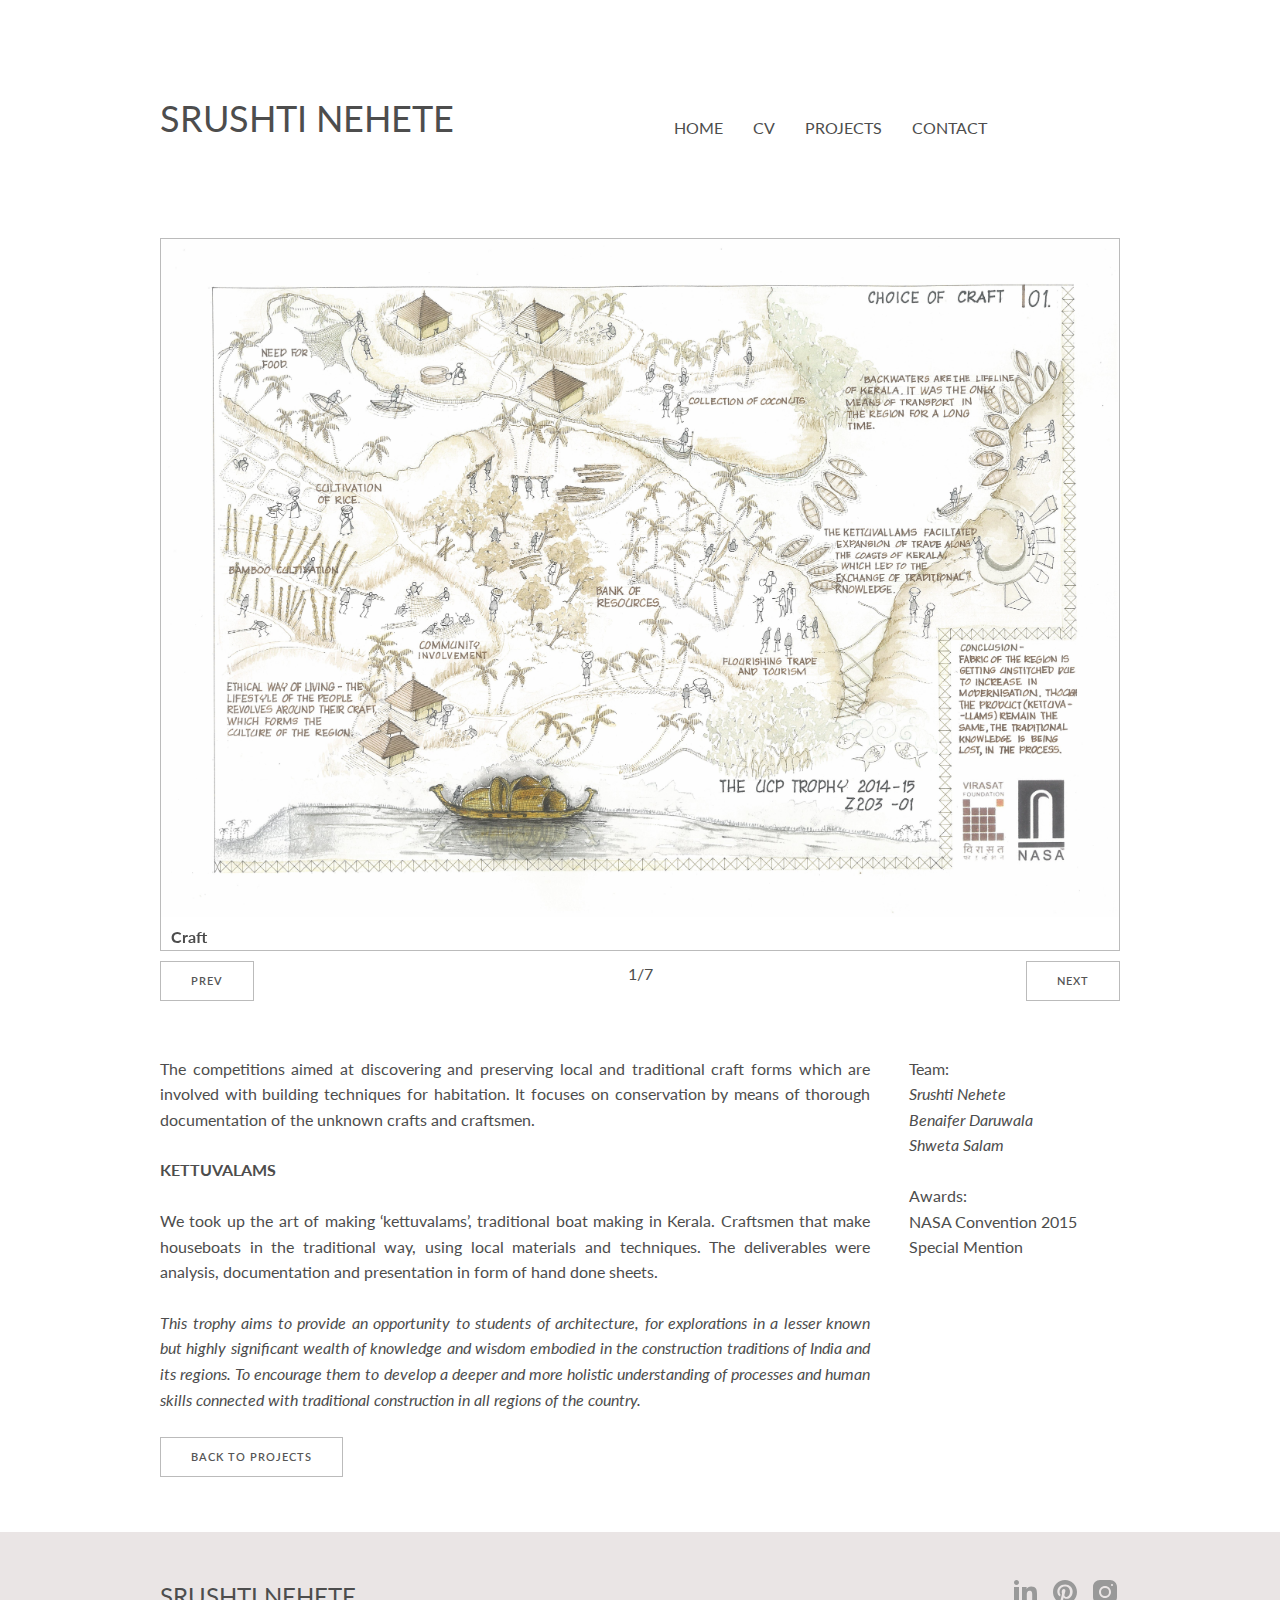
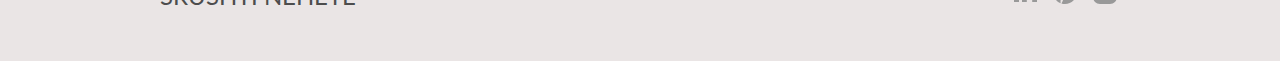
<file: projects/kettuvalams/index.html>
<!DOCTYPE html>
<html lang="en">

<head>
    <meta charset="UTF-8">
    <meta name="viewport" content="width=device-width, initial-scale=1.0">
    <meta http-equiv="X-UA-Compatible" content="ie=edge">
    <title>Srushti Nehete</title>

    <!-- SEO -->
    <meta name="description" content="">
    <meta name="author" content="Srushti Nehete">
    <meta name="keywords" content="portfolio, srushti nehete, architecture">

    <!-- Font -->
    <link href="https://fonts.googleapis.com/css?family=Lato:300,700" rel="stylesheet">

    <!-- CSS -->
    <link rel="stylesheet" href="/css/normalize.css">
    <link rel="stylesheet" href="/css/skeleton.css">
    <link rel="stylesheet" href="/css/custom.css">

</head>

<body class="">
    <header class="container">
        <div class="six columns">
            <span class="title">SRUSHTI NEHETE</span>
        </div>
        <nav class="six columns">
            <a href="/">HOME</a>
            <a href="/cv">CV</a>
            <a href="/projects">PROJECTS</a>
            <a href="/contact">CONTACT</a>
        </nav>
    </header>

    <div class="container" id="project">
        <div class="siema">
            <div>
                <img src="kettuvalams1.jpg" alt="">
                <span class="description">Craft</span>
            </div>
            <div>
                <img src="kettuvalams2.jpg" alt="">
                <span class="description">Description</span>
            </div>
            <div>
                <img src="kettuvalams3.jpg" alt="">
                <span class="description">Materials</span>
            </div>
            <div>
                <img src="kettuvalams4.jpg" alt="">
                <span class="description">Tools</span>
            </div>
            <div>
                <img src="kettuvalams5.jpg" alt="">
                <span class="description">Process</span>
            </div>
            <div>
                <img src="kettuvalams6.jpg" alt="">
                <span class="description">Constraints</span>
            </div>
            <div>
                <img src="kettuvalams7.jpg" alt="">
                <span class="description">Future</span>
            </div>
        </div>
        <div id="carousel">
            <button id="prev">prev</button>
            <span id="page">1/7</span> <!-- Manually initialise paginator with values -->
            <button id="next">next</button>
        </div>

        <div class="row" id="info">
            <div class="nine columns">
                <p>The competitions aimed at discovering and preserving local and traditional craft forms which are
                    involved with building techniques for habitation. It focuses on conservation by means of thorough
                    documentation of the unknown crafts and craftsmen.</p>
                <p><strong>KETTUVALAMS</strong></p>
                <p>We took up the art of making ‘kettuvalams’, traditional boat making in Kerala. Craftsmen that make
                    houseboats in the traditional way, using local materials and techniques. The deliverables were
                    analysis, documentation and presentation in form of hand done sheets.</p>
                <p><em>This trophy aims to provide an opportunity to students of architecture, for explorations in a
                        lesser known but highly significant wealth of knowledge and wisdom embodied in the construction
                        traditions of India and its regions. To encourage them to develop a deeper and more holistic
                        understanding of processes and human skills connected with traditional construction in all
                        regions of the country.</em></p>
            </div>
            <div class="three columns">
                <p>
                    Team:<br>
                    <em>Srushti Nehete<br>
                        Benaifer Daruwala<br>
                        Shweta Salam</em>
                </p>

                <p>
                    Awards:<br>
                    NASA Convention 2015<br>
                    Special Mention
                </p>
            </div>
        </div>

        <a href="/projects" class="button">Back To Projects</a>
    </div>

    <footer>
        <div class="container">
            <div class="six columns">
                <span class="title">SRUSHTI NEHETE</span>
            </div>
            <div class="icons" class="six columns">
                <a href="https://www.linkedin.com/in/srushtinehete/" target="_blank"><img
                        src="/images/icons8-linkedin-2-filled.svg" alt="LinkedIn"></a>
                <a href="https://www.pinterest.com/srushtinehete/" target="_blank"><img
                        src="/images/icons8-pinterest.svg" alt="Pinterest"></a>
                <a href="https://www.instagram.com/srushn/?hl=en" target="_blank"><img
                        src="/images/icons8-instagram.svg" alt="Instagram"></a>
            </div>
        </div>
    </footer>

    <script src="/js/siema.min.js"></script>
    <script src="/js/custom.js"></script>
</body>

</html>
</file>
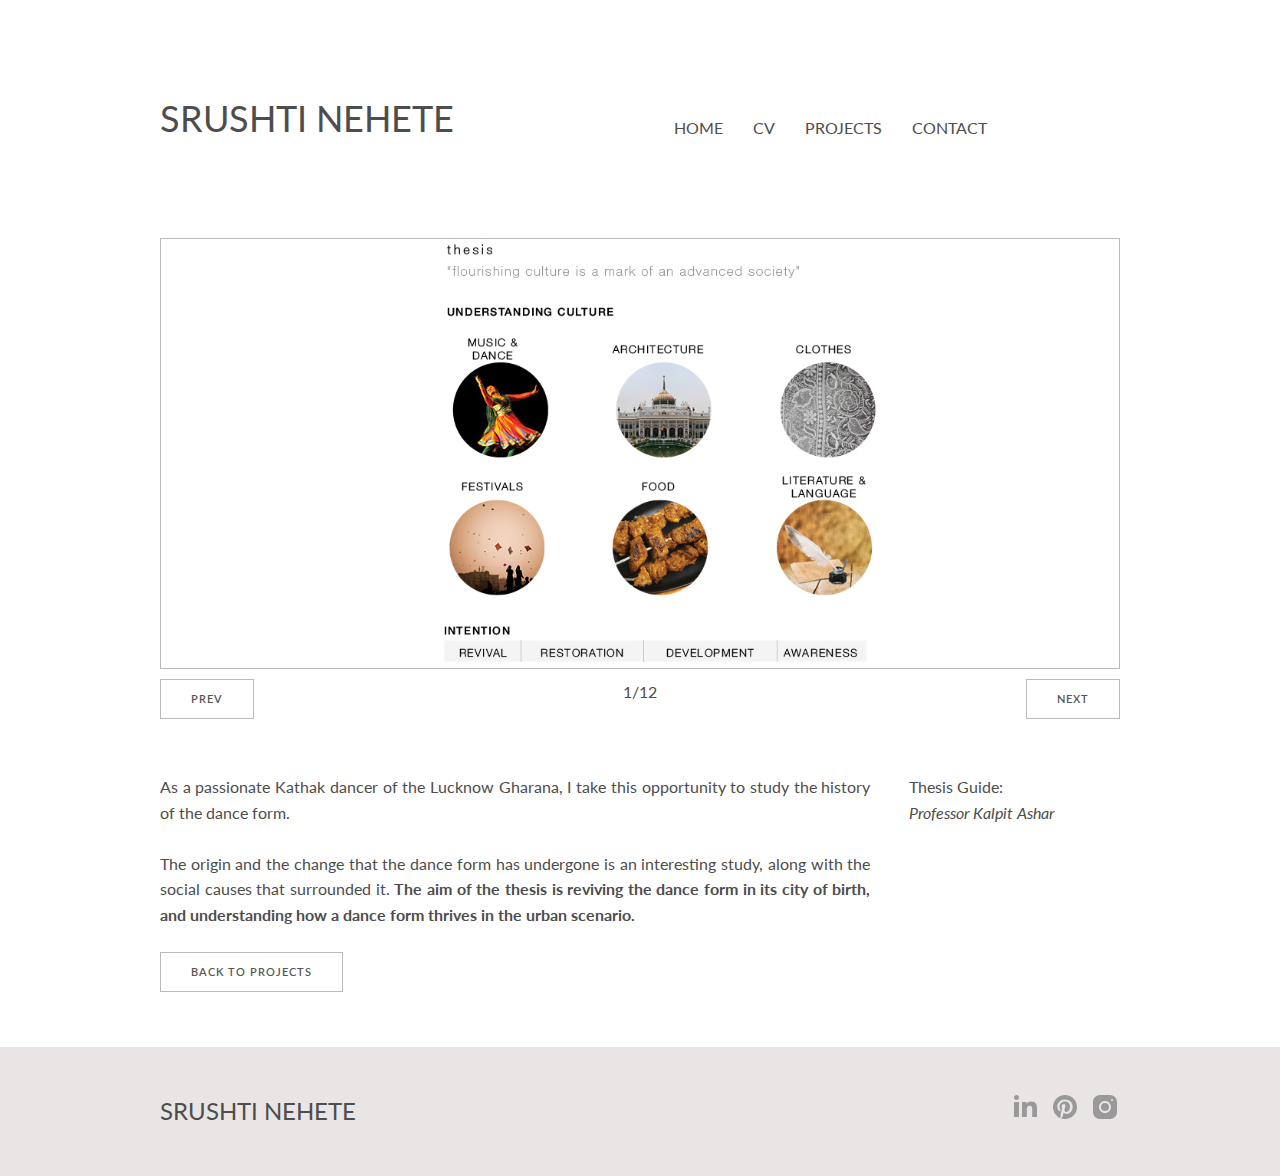
<file: projects/navodaya/index.html>
<!DOCTYPE html>
<html lang="en">

<head>
    <meta charset="UTF-8">
    <meta name="viewport" content="width=device-width, initial-scale=1.0">
    <meta http-equiv="X-UA-Compatible" content="ie=edge">
    <title>Srushti Nehete</title>

    <!-- SEO -->
    <meta name="description" content="">
    <meta name="author" content="Srushti Nehete">
    <meta name="keywords" content="portfolio, srushti nehete, architecture">

    <!-- Font -->
    <link href="https://fonts.googleapis.com/css?family=Lato:300,700" rel="stylesheet">

    <!-- CSS -->
    <link rel="stylesheet" href="/css/normalize.css">
    <link rel="stylesheet" href="/css/skeleton.css">
    <link rel="stylesheet" href="/css/custom.css">

</head>

<body class="">
    <header class="container">
        <div class="six columns">
            <span class="title">SRUSHTI NEHETE</span>
        </div>
        <nav class="six columns">
            <a href="/">HOME</a>
            <a href="/cv">CV</a>
            <a href="/projects">PROJECTS</a>
            <a href="/contact">CONTACT</a>
        </nav>
    </header>

    <div class="container" id="project">
        <div class="siema">
            <div>
                <img src="navodaya1.jpg" alt="">
                <span class="description"></span>
            </div>
            <div>
                <img src="navodaya2.jpg" alt="">
                <span class="description"></span>
            </div>
            <div>
                <img src="navodaya3.jpg" alt="">
                <span class="description"></span>
            </div>
            <div>
                <img src="navodaya4.jpg" alt="">
                <span class="description"></span>
            </div>
            <div>
                <img src="navodaya5.jpg" alt="">
                <span class="description"></span>
            </div>
            <div>
                <img src="navodaya6.jpg" alt="">
                <span class="description"></span>
            </div>
            <div>
                <img src="navodaya7.jpg" alt="">
                <span class="description"></span>
            </div>
            <div>
                <img src="navodaya8.jpg" alt="">
                <span class="description"></span>
            </div>
            <div>
                <img src="navodaya9.jpg" alt="">
                <span class="description"></span>
            </div>
            <div>
                <img src="navodaya10.jpg" alt="">
                <span class="description"></span>
            </div>
            <div>
                <img src="navodaya11.jpg" alt="">
                <span class="description"></span>
            </div>
            <div>
                <img src="navodaya12.jpg" alt="">
                <span class="description"></span>
            </div>
        </div>
        <div id="carousel">
            <button id="prev">prev</button>
            <span id="page">1/12</span> <!-- Manually initialise paginator with values -->
            <button id="next">next</button>
        </div>

        <div class="row" id="info">
            <div class="nine columns">
                <p>As a passionate Kathak dancer of the Lucknow Gharana, I take this opportunity to study the history of
                    the dance form.</p>

                <p>The origin and the change that the dance form has undergone is an interesting study, along with the
                    social causes that surrounded it. <strong>The aim of the thesis is reviving the dance form in its
                        city of birth, and understanding how a dance form thrives in the urban scenario.</strong></p>
            </div>
            <div class="three columns">
                <p>
                    Thesis Guide:<br>
                    <em>Professor Kalpit Ashar</em>
                </p>
            </div>
        </div>

        <a href="/projects" class="button">Back To Projects</a>
    </div>

    <footer>
        <div class="container">
            <div class="six columns">
                <span class="title">SRUSHTI NEHETE</span>
            </div>
            <div class="icons" class="six columns">
                <a href="https://www.linkedin.com/in/srushtinehete/" target="_blank"><img
                        src="/images/icons8-linkedin-2-filled.svg" alt="LinkedIn"></a>
                <a href="https://www.pinterest.com/srushtinehete/" target="_blank"><img
                        src="/images/icons8-pinterest.svg" alt="Pinterest"></a>
                <a href="https://www.instagram.com/srushn/?hl=en" target="_blank"><img
                        src="/images/icons8-instagram.svg" alt="Instagram"></a>
            </div>
        </div>
    </footer>

    <script src="/js/siema.min.js"></script>
    <script src="/js/custom.js"></script>
</body>

</html>
</file>
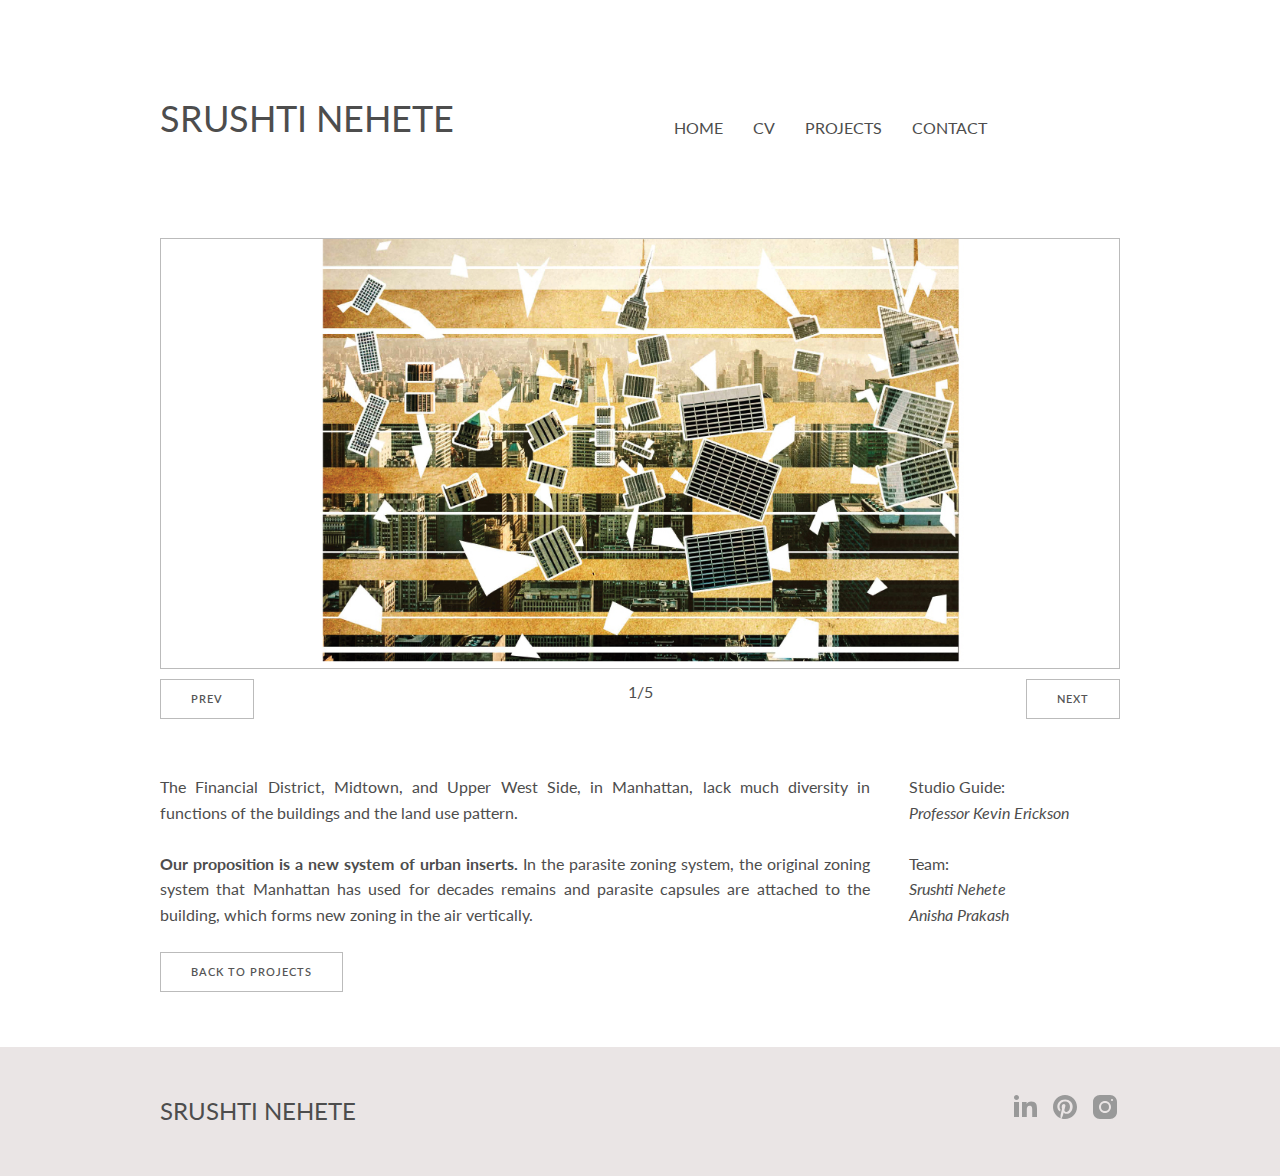
<file: projects/parasite-zoning/index.html>
<!DOCTYPE html>
<html lang="en">

<head>
    <meta charset="UTF-8">
    <meta name="viewport" content="width=device-width, initial-scale=1.0">
    <meta http-equiv="X-UA-Compatible" content="ie=edge">
    <title>Srushti Nehete</title>

    <!-- SEO -->
    <meta name="description" content="">
    <meta name="author" content="Srushti Nehete">
    <meta name="keywords" content="portfolio, srushti nehete, architecture">

    <!-- Font -->
    <link href="https://fonts.googleapis.com/css?family=Lato:300,700" rel="stylesheet">

    <!-- CSS -->
    <link rel="stylesheet" href="/css/normalize.css">
    <link rel="stylesheet" href="/css/skeleton.css">
    <link rel="stylesheet" href="/css/custom.css">

</head>

<body class="">
    <header class="container">
        <div class="six columns">
            <span class="title">SRUSHTI NEHETE</span>
        </div>
        <nav class="six columns">
            <a href="/">HOME</a>
            <a href="/cv">CV</a>
            <a href="/projects">PROJECTS</a>
            <a href="/contact">CONTACT</a>
        </nav>
    </header>

    <div class="container" id="project">
        <div class="siema">
            <div>
                <img src="parasite1.jpg" alt="">
                <span class="description"></span>
            </div>
            <div>
                <img src="parasite2.jpg" alt="">
                <span class="description"></span>
            </div>
            <div>
                <img src="parasite3.jpg" alt="">
                <span class="description"></span>
            </div>
            <div>
                <img src="parasite4.jpg" alt="">
                <span class="description"></span>
            </div>
            <div>
                <img src="parasite5.jpg" alt="">
                <span class="description"></span>
            </div>
        </div>
        <div id="carousel">
            <button id="prev">prev</button>
            <span id="page">1/5</span> <!-- Manually initialise paginator with values -->
            <button id="next">next</button>
        </div>

        <div class="row" id="info">
            <div class="nine columns">
                <p>The Financial District, Midtown, and Upper West Side, in Manhattan, lack much diversity in functions
                    of the buildings and the land use pattern.</p>

                <p><strong>Our proposition is a new system of urban inserts.</strong> In the parasite zoning system, the
                    original zoning system that Manhattan has used for decades remains and parasite capsules are
                    attached to the building, which forms new zoning in the air vertically.</p>
            </div>
            <div class="three columns">
                <p>
                    Studio Guide:<br>
                    <em>Professor Kevin Erickson</em>
                </p>

                <p>
                    Team:<br>
                    <em>Srushti Nehete<br>
                        Anisha Prakash</em>
                </p>
            </div>
        </div>

        <a href="/projects" class="button">Back To Projects</a>
    </div>

    <footer>
        <div class="container">
            <div class="six columns">
                <span class="title">SRUSHTI NEHETE</span>
            </div>
            <div class="icons" class="six columns">
                <a href="https://www.linkedin.com/in/srushtinehete/" target="_blank"><img
                        src="/images/icons8-linkedin-2-filled.svg" alt="LinkedIn"></a>
                <a href="https://www.pinterest.com/srushtinehete/" target="_blank"><img
                        src="/images/icons8-pinterest.svg" alt="Pinterest"></a>
                <a href="https://www.instagram.com/srushn/?hl=en" target="_blank"><img
                        src="/images/icons8-instagram.svg" alt="Instagram"></a>
            </div>
        </div>
    </footer>

    <script src="/js/siema.min.js"></script>
    <script src="/js/custom.js"></script>
</body>

</html>
</file>
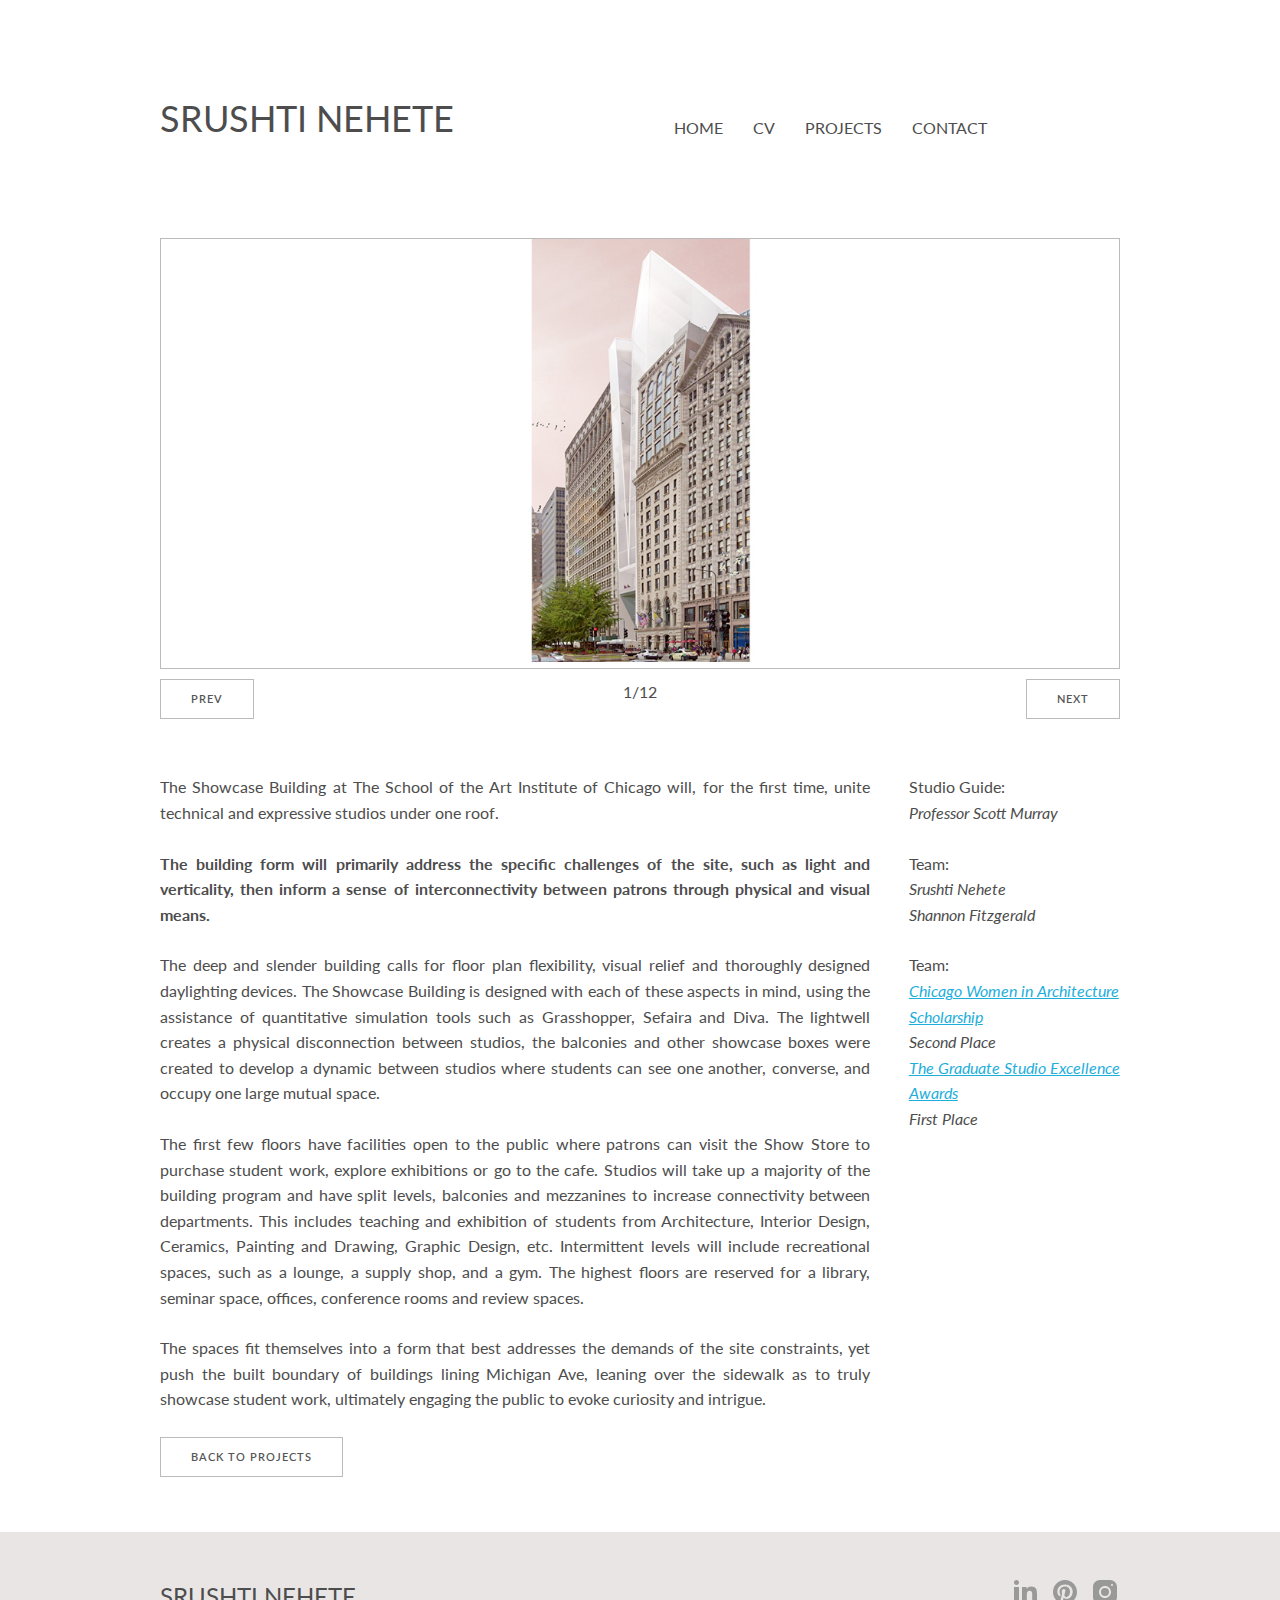
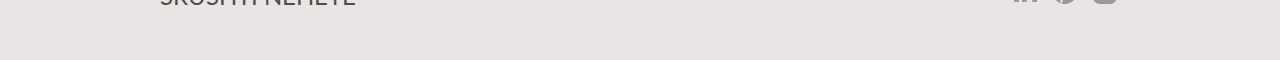
<file: projects/the-showcase-building/index.html>
<!DOCTYPE html>
<html lang="en">

<head>
    <meta charset="UTF-8">
    <meta name="viewport" content="width=device-width, initial-scale=1.0">
    <meta http-equiv="X-UA-Compatible" content="ie=edge">
    <title>Srushti Nehete</title>

    <!-- SEO -->
    <meta name="description" content="">
    <meta name="author" content="Srushti Nehete">
    <meta name="keywords" content="portfolio, srushti nehete, architecture">

    <!-- Font -->
    <link href="https://fonts.googleapis.com/css?family=Lato:300,700" rel="stylesheet">

    <!-- CSS -->
    <link rel="stylesheet" href="/css/normalize.css">
    <link rel="stylesheet" href="/css/skeleton.css">
    <link rel="stylesheet" href="/css/custom.css">

</head>

<body class="">
    <header class="container">
        <div class="six columns">
            <span class="title">SRUSHTI NEHETE</span>
        </div>
        <nav class="six columns">
            <a href="/">HOME</a>
            <a href="/cv">CV</a>
            <a href="/projects">PROJECTS</a>
            <a href="/contact">CONTACT</a>
        </nav>
    </header>

    <div class="container" id="project">
        <div class="siema">
            <div>
                <img src="showcase1.jpg" alt="">
                <span class="description"></span>
            </div>
            <div>
                <img src="showcase2.jpg" alt="">
                <span class="description"></span>
            </div>
            <div>
                <img src="showcase3.jpg" alt="">
                <span class="description"></span>
            </div>
            <div>
                <img src="showcase4.jpg" alt="">
                <span class="description"></span>
            </div>
            <div>
                <img src="showcase5.jpg" alt="">
                <span class="description"></span>
            </div>
            <div>
                <img src="showcase6.jpg" alt="">
                <span class="description"></span>
            </div>
            <div>
                <img src="showcase7.jpg" alt="">
                <span class="description"></span>
            </div>
            <div>
                <img src="showcase8.jpg" alt="">
                <span class="description"></span>
            </div>
            <div>
                <img src="showcase9.jpg" alt="">
                <span class="description"></span>
            </div>
            <div>
                <img src="showcase10.jpg" alt="">
                <span class="description"></span>
            </div>
            <div>
                <img src="showcase11.jpg" alt="">
                <span class="description"></span>
            </div>
        </div>
        <div id="carousel">
            <button id="prev">prev</button>
            <span id="page">1/12</span> <!-- Manually initialise paginator with values -->
            <button id="next">next</button>
        </div>

        <div class="row" id="info">
            <div class="nine columns">
                <p>The Showcase Building at The School of the Art Institute of Chicago will, for the first time, unite
                    technical and expressive studios under one roof.</p>

                <p><strong>The building form will primarily address the specific challenges of the site, such as light
                        and verticality, then inform a sense of interconnectivity between patrons through physical and
                        visual means.</strong></p>

                <p>The deep and slender building calls for floor plan flexibility, visual relief and thoroughly designed
                    daylighting devices. The Showcase Building is designed with each of these aspects in mind, using the
                    assistance of quantitative simulation tools such as Grasshopper, Sefaira and Diva. The lightwell
                    creates a physical disconnection between studios, the balconies and other showcase boxes were
                    created to develop a dynamic between studios where students can see one another, converse, and
                    occupy one large mutual space.</p>

                <p>The first few floors have facilities open to the public where patrons can visit the Show Store to
                    purchase student work, explore exhibitions or go to the cafe. Studios will take up a majority of the
                    building program and have split levels, balconies and mezzanines to increase connectivity between
                    departments. This includes teaching and exhibition of students from Architecture, Interior Design,
                    Ceramics, Painting and Drawing, Graphic Design, etc. Intermittent levels will include recreational
                    spaces, such as a lounge, a supply shop, and a gym. The highest floors are reserved for a library,
                    seminar space, offices, conference rooms and review spaces.</p>

                <p>The spaces fit themselves into a form that best addresses the demands of the site constraints, yet
                    push the built boundary of buildings lining Michigan Ave, leaning over the sidewalk as to truly
                    showcase student work, ultimately engaging the public to evoke curiosity and intrigue.</p>
            </div>
            <div class="three columns">
                <p>Studio Guide:<br>
                    <em>Professor Scott Murray</em></p>

                <p>Team:<br>
                    <em>Srushti Nehete<br>
                        Shannon Fitzgerald</em></p>

                <p style="text-align: left">Team:<br>
                    <em><a href="https://cwarch.org/cwa-scholarship-2/cwa-scholarship-winner-announcement/"
                            target="_blank">Chicago Women in Architecture Scholarship</a><br>
                        Second Place<br>
                        <a href="https://arch.illinois.edu/node/766" target="_blank">The Graduate Studio Excellence
                            Awards</a><br>
                        First Place</em>
                </p>
            </div>
        </div>

        <a href="/projects" class="button">Back To Projects</a>
    </div>

    <footer>
        <div class="container">
            <div class="six columns">
                <span class="title">SRUSHTI NEHETE</span>
            </div>
            <div class="icons" class="six columns">
                <a href="https://www.linkedin.com/in/srushtinehete/" target="_blank"><img
                        src="/images/icons8-linkedin-2-filled.svg" alt="LinkedIn"></a>
                <a href="https://www.pinterest.com/srushtinehete/" target="_blank"><img
                        src="/images/icons8-pinterest.svg" alt="Pinterest"></a>
                <a href="https://www.instagram.com/srushn/?hl=en" target="_blank"><img
                        src="/images/icons8-instagram.svg" alt="Instagram"></a>
            </div>
        </div>
    </footer>

    <script src="/js/siema.min.js"></script>
    <script src="/js/custom.js"></script>
</body>

</html>
</file>
<file: css/skeleton.css>
/*
* Skeleton V2.0.4
* Copyright 2014, Dave Gamache
* www.getskeleton.com
* Free to use under the MIT license.
* http://www.opensource.org/licenses/mit-license.php
* 12/29/2014
*/


/* Table of contents
––––––––––––––––––––––––––––––––––––––––––––––––––
- Grid
- Base Styles
- Typography
- Links
- Buttons
- Forms
- Lists
- Code
- Tables
- Spacing
- Utilities
- Clearing
- Media Queries
*/


/* Grid
–––––––––––––––––––––––––––––––––––––––––––––––––– */
.container {
  position: relative;
  width: 100%;
  max-width: 960px;
  margin: 0 auto;
  padding: 0 20px;
  box-sizing: border-box; }
.column,
.columns {
  width: 100%;
  float: left;
  box-sizing: border-box; }

/* For devices larger than 400px */
@media (min-width: 400px) {
  .container {
    width: 85%;
    padding: 0; }
}

/* For devices larger than 550px */
@media (min-width: 550px) {
  .container {
    width: 80%; }
  .column,
  .columns {
    margin-left: 4%; }
  .column:first-child,
  .columns:first-child {
    margin-left: 0; }

  .one.column,
  .one.columns                    { width: 4.66666666667%; }
  .two.columns                    { width: 13.3333333333%; }
  .three.columns                  { width: 22%;            }
  .four.columns                   { width: 30.6666666667%; }
  .five.columns                   { width: 39.3333333333%; }
  .six.columns                    { width: 48%;            }
  .seven.columns                  { width: 56.6666666667%; }
  .eight.columns                  { width: 65.3333333333%; }
  .nine.columns                   { width: 74.0%;          }
  .ten.columns                    { width: 82.6666666667%; }
  .eleven.columns                 { width: 91.3333333333%; }
  .twelve.columns                 { width: 100%; margin-left: 0; }

  .one-third.column               { width: 30.6666666667%; }
  .two-thirds.column              { width: 65.3333333333%; }

  .one-half.column                { width: 48%; }

  /* Offsets */
  .offset-by-one.column,
  .offset-by-one.columns          { margin-left: 8.66666666667%; }
  .offset-by-two.column,
  .offset-by-two.columns          { margin-left: 17.3333333333%; }
  .offset-by-three.column,
  .offset-by-three.columns        { margin-left: 26%;            }
  .offset-by-four.column,
  .offset-by-four.columns         { margin-left: 34.6666666667%; }
  .offset-by-five.column,
  .offset-by-five.columns         { margin-left: 43.3333333333%; }
  .offset-by-six.column,
  .offset-by-six.columns          { margin-left: 52%;            }
  .offset-by-seven.column,
  .offset-by-seven.columns        { margin-left: 60.6666666667%; }
  .offset-by-eight.column,
  .offset-by-eight.columns        { margin-left: 69.3333333333%; }
  .offset-by-nine.column,
  .offset-by-nine.columns         { margin-left: 78.0%;          }
  .offset-by-ten.column,
  .offset-by-ten.columns          { margin-left: 86.6666666667%; }
  .offset-by-eleven.column,
  .offset-by-eleven.columns       { margin-left: 95.3333333333%; }

  .offset-by-one-third.column,
  .offset-by-one-third.columns    { margin-left: 34.6666666667%; }
  .offset-by-two-thirds.column,
  .offset-by-two-thirds.columns   { margin-left: 69.3333333333%; }

  .offset-by-one-half.column,
  .offset-by-one-half.columns     { margin-left: 52%; }

}


/* Base Styles
–––––––––––––––––––––––––––––––––––––––––––––––––– */
/* NOTE
html is set to 62.5% so that all the REM measurements throughout Skeleton
are based on 10px sizing. So basically 1.5rem = 15px :) */
html {
  font-size: 62.5%; }
body {
  font-size: 1.5em; /* currently ems cause chrome bug misinterpreting rems on body element */
  line-height: 1.6;
  font-weight: 400;
  font-family: "Raleway", "HelveticaNeue", "Helvetica Neue", Helvetica, Arial, sans-serif;
  color: #222; }


/* Typography
–––––––––––––––––––––––––––––––––––––––––––––––––– */
h1, h2, h3, h4, h5, h6 {
  margin-top: 0;
  margin-bottom: 2rem;
  font-weight: 300; }
h1 { font-size: 4.0rem; line-height: 1.2;  letter-spacing: -.1rem;}
h2 { font-size: 3.6rem; line-height: 1.25; letter-spacing: -.1rem; }
h3 { font-size: 3.0rem; line-height: 1.3;  letter-spacing: -.1rem; }
h4 { font-size: 2.4rem; line-height: 1.35; letter-spacing: -.08rem; }
h5 { font-size: 1.8rem; line-height: 1.5;  letter-spacing: -.05rem; }
h6 { font-size: 1.5rem; line-height: 1.6;  letter-spacing: 0; }

/* Larger than phablet */
@media (min-width: 550px) {
  h1 { font-size: 5.0rem; }
  h2 { font-size: 4.2rem; }
  h3 { font-size: 3.6rem; }
  h4 { font-size: 3.0rem; }
  h5 { font-size: 2.4rem; }
  h6 { font-size: 1.5rem; }
}

p {
  margin-top: 0; }


/* Links
–––––––––––––––––––––––––––––––––––––––––––––––––– */
a {
  color: #1EAEDB; }
a:hover {
  color: #0FA0CE; }


/* Buttons
–––––––––––––––––––––––––––––––––––––––––––––––––– */
.button,
button,
input[type="submit"],
input[type="reset"],
input[type="button"] {
  display: inline-block;
  padding: 0 30px;
  color: #555;
  text-align: center;
  font-size: 11px;
  font-weight: 600;
  line-height: 38px;
  letter-spacing: .1rem;
  text-transform: uppercase;
  text-decoration: none;
  white-space: nowrap;
  background-color: transparent;
  border: 1px solid #bbb;
  cursor: pointer;
  box-sizing: border-box; }
.button:hover,
button:hover,
input[type="submit"]:hover,
input[type="reset"]:hover,
input[type="button"]:hover,
.button:focus,
button:focus,
input[type="submit"]:focus,
input[type="reset"]:focus,
input[type="button"]:focus {
  color: #333;
  border-color: #888;
  outline: 0; }
.button.button-primary,
button.button-primary,
input[type="submit"].button-primary,
input[type="reset"].button-primary,
input[type="button"].button-primary {
  color: #FFF;
  background-color: #33C3F0;
  border-color: #33C3F0; }
.button.button-primary:hover,
button.button-primary:hover,
input[type="submit"].button-primary:hover,
input[type="reset"].button-primary:hover,
input[type="button"].button-primary:hover,
.button.button-primary:focus,
button.button-primary:focus,
input[type="submit"].button-primary:focus,
input[type="reset"].button-primary:focus,
input[type="button"].button-primary:focus {
  color: #FFF;
  background-color: #1EAEDB;
  border-color: #1EAEDB; }


/* Forms
–––––––––––––––––––––––––––––––––––––––––––––––––– */
input[type="email"],
input[type="number"],
input[type="search"],
input[type="text"],
input[type="tel"],
input[type="url"],
input[type="password"],
textarea,
select {
  height: 38px;
  padding: 6px 10px; /* The 6px vertically centers text on FF, ignored by Webkit */
  background-color: #fff;
  border: 1px solid #D1D1D1;
  box-shadow: none;
  box-sizing: border-box; }
/* Removes awkward default styles on some inputs for iOS */
input[type="email"],
input[type="number"],
input[type="search"],
input[type="text"],
input[type="tel"],
input[type="url"],
input[type="password"],
textarea {
  -webkit-appearance: none;
     -moz-appearance: none;
          appearance: none; }
textarea {
  min-height: 65px;
  padding-top: 6px;
  padding-bottom: 6px; }
input[type="email"]:focus,
input[type="number"]:focus,
input[type="search"]:focus,
input[type="text"]:focus,
input[type="tel"]:focus,
input[type="url"]:focus,
input[type="password"]:focus,
textarea:focus,
select:focus {
  border: 1px solid #33C3F0;
  outline: 0; }
label,
legend {
  display: block;
  margin-bottom: .5rem;
  font-weight: 600; }
fieldset {
  padding: 0;
  border-width: 0; }
input[type="checkbox"],
input[type="radio"] {
  display: inline; }
label > .label-body {
  display: inline-block;
  margin-left: .5rem;
  font-weight: normal; }


/* Lists
–––––––––––––––––––––––––––––––––––––––––––––––––– */
ul {
  list-style: disc inside; }
ol {
  list-style: decimal inside; }
ol, ul {
  padding-left: 0;
  margin-top: 0; }
ul ul,
ul ol,
ol ol,
ol ul {
  margin: 1.5rem 0 1.5rem 3rem;
  font-size: 90%; }
li {
  margin-bottom: 1rem; }


/* Code
–––––––––––––––––––––––––––––––––––––––––––––––––– */
code {
  padding: .2rem .5rem;
  margin: 0 .2rem;
  font-size: 90%;
  white-space: nowrap;
  background: #F1F1F1;
  border: 1px solid #E1E1E1; }
pre > code {
  display: block;
  padding: 1rem 1.5rem;
  white-space: pre; }


/* Tables
–––––––––––––––––––––––––––––––––––––––––––––––––– */
th,
td {
  padding: 12px 15px;
  text-align: left;
  border-bottom: 1px solid #E1E1E1; }
th:first-child,
td:first-child {
  padding-left: 0; }
th:last-child,
td:last-child {
  padding-right: 0; }


/* Spacing
–––––––––––––––––––––––––––––––––––––––––––––––––– */
button,
.button {
  margin-bottom: 1rem; }
input,
textarea,
select,
fieldset {
  margin-bottom: 1.5rem; }
pre,
blockquote,
dl,
figure,
table,
p,
ul,
ol,
form {
  margin-bottom: 2.5rem; }


/* Utilities
–––––––––––––––––––––––––––––––––––––––––––––––––– */
.u-full-width {
  width: 100%;
  box-sizing: border-box; }
.u-max-full-width {
  max-width: 100%;
  box-sizing: border-box; }
.u-pull-right {
  float: right; }
.u-pull-left {
  float: left; }


/* Misc
–––––––––––––––––––––––––––––––––––––––––––––––––– */
hr {
  margin-top: 3rem;
  margin-bottom: 3.5rem;
  border-width: 0;
  border-top: 1px solid #E1E1E1; }


/* Clearing
–––––––––––––––––––––––––––––––––––––––––––––––––– */

/* Self Clearing Goodness */
.container:after,
.row:after,
.u-cf {
  content: "";
  display: table;
  clear: both; }


/* Media Queries
–––––––––––––––––––––––––––––––––––––––––––––––––– */
/*
Note: The best way to structure the use of media queries is to create the queries
near the relevant code. For example, if you wanted to change the styles for buttons
on small devices, paste the mobile query code up in the buttons section and style it
there.
*/


/* Larger than mobile */
@media (min-width: 400px) {}

/* Larger than phablet (also point when grid becomes active) */
@media (min-width: 550px) {}

/* Larger than tablet */
@media (min-width: 750px) {}

/* Larger than desktop */
@media (min-width: 1000px) {}

/* Larger than Desktop HD */
@media (min-width: 1200px) {}
</file>
<file: css/custom.css>
:root {
    --text-default: #4D4D4D;
    --text-light: #8B8B8B;
    --bg-dark: #EAE5E5;
    --bg-light: #F5F3F3;
    --image-overlay: #0000004D;
    --transparent: #00000000;
}

body {
    margin-top: 10vh;
    font-family: 'Lato', sans-serif;
    color: var(--text-default);
    font-size: 16px;
}

p {
    text-align: justify;
}

header .title {
    font-size: 36px;
}

nav {
    margin-top: 20px;
    display: flex;
    flex-wrap: wrap;
}

nav a {
    padding: 5px 15px;
    text-decoration: none;
    color: var(--text-default);
}

nav a:hover {
    background-color: var(--bg-light);
    color: var(--text-default);
}

nav a.active {
    background-color: var(--bg-dark);
}

footer {
    background-color: var(--bg-dark);
    padding: 5vh 0;
    margin-top: 5vh;
}

footer .title {
    font-size: 24px;
}

footer .icons {
    display: flex;
    justify-content: flex-end;
}

footer .icons img {
    margin-left: 10px;
}

/* Home */
#content, #objective {
    margin-top: 10vh;
}

#content img {
    margin-top: 20px;
}

#content .title {
    font-weight: bold;
    font-size: 60px;
    margin: 0 0 -10px 0;
}

#content .subtitle {
    font-size: 30px;
}

#content .button {
    color: var(--text-default);
    font-size: 14px;
}

#objective .title {
    font-size: 30px;
    font-style: italic;
    margin-bottom: 10px;
}

/* CV */
#heading {
    margin-top: 10vh;
}

#heading .title {
    font-size: 24px;
    margin-bottom: 0;
}

#month {
    font-size: 18px;
    margin-bottom: 0;
    font-style: italic;
}

#cv .header {
    font-size: 24px;
    font-style: italic;
}

#cv .content:not(:last-child) {
    margin-bottom: 20px;
}

#cv .title {
    font-weight: bold;
}

#cv span:not(.subtitle):not(.title), li {
    color: var(--text-light);
}

#cv .skills-heading {
    font-style: italic;
}

#cv ul, #cv li {
    margin: 0;
}

/* Contact */
.contact {
    margin: 10px 0;
}

.contact > .key  {
    font-style: italic;
    color: var(--text-light);
    margin: 0 10px;
}

form #submit {
    color: var(--text-default);
    font-size: 14px;
}

#intouch {
    font-size: 18px;
    font-style: italic;
}

textarea {
    height: 20vh;
}

/* Projects */
#projects {
    display: flex;
    flex-wrap: wrap;
    justify-content: space-around;
    margin-top: 10vh;
}

.item {
    margin: 20px;
    background-repeat: no-repeat;
    background-size: cover;
    background-position: center center;
    width: 250px;
    height: 250px;
    position: relative;
}

.item > span {
    color: white;
    position: absolute;
    bottom: 20px;
    left: 20px;
    border-bottom: solid 2px white;
    padding-bottom: 4px;
    font-weight: bold;
    transition: all 0.2s ease-in-out;
}

.item:hover > span {
    padding-bottom: 15px;
}

#portfolio {
    margin-top: 5vh;
    text-align: center;
}

/* Project */
#project {
    margin-top: 10vh;
}

.siema {
    border: solid 1px #bbb;
}

.description {
    margin: 10px;
    font-weight: bold;
}

#carousel {
    display: flex;
    justify-content: space-between;
    margin-top: 10px;
}

#info {
    margin-top: 5vh;
}

.siema img {
    width: 100%;
}
</file>
